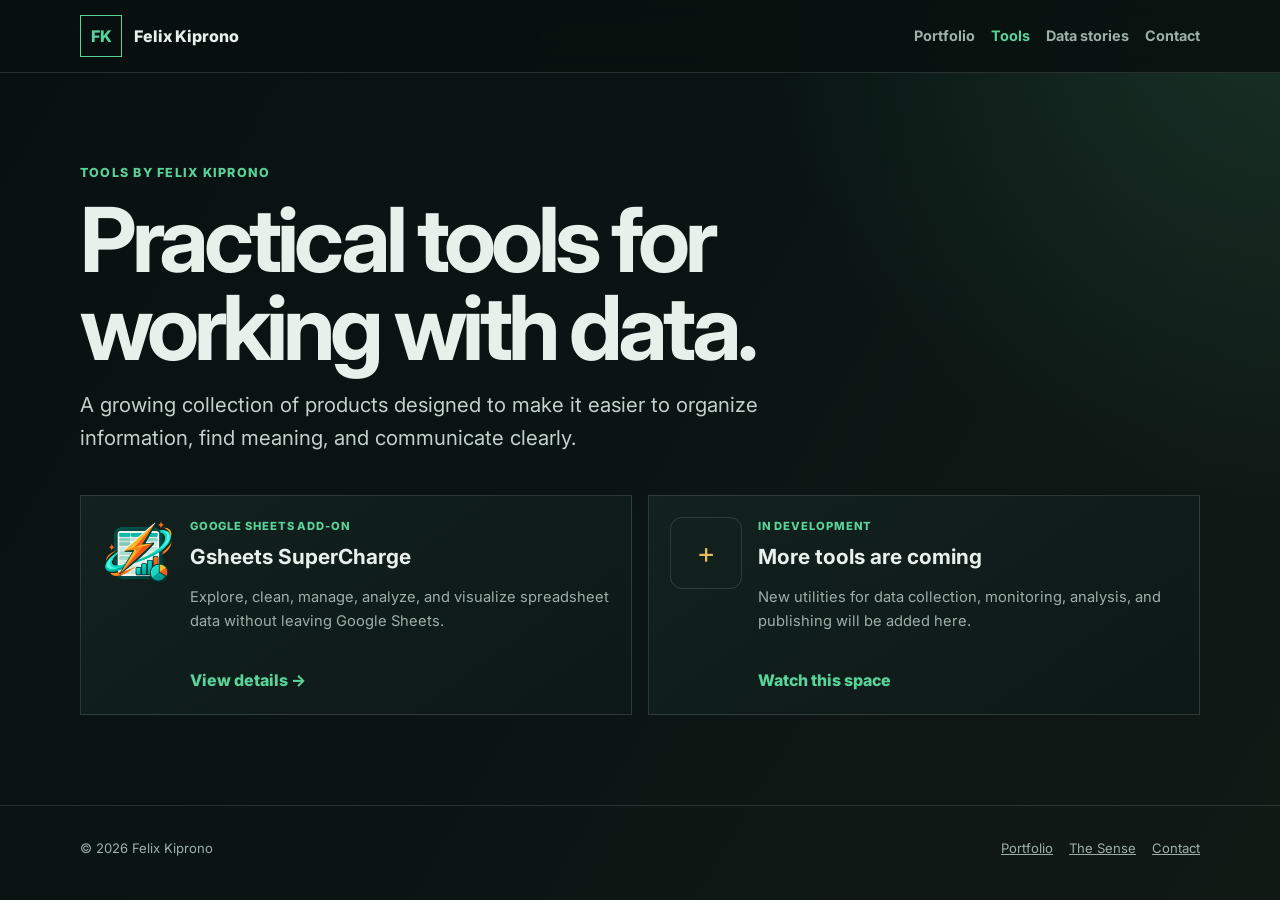
<file: tools/index.html>
<!doctype html>
<html lang="en">
  <head>
    <meta charset="utf-8" />
    <meta name="viewport" content="width=device-width, initial-scale=1" />
    <title>Tools | Felix Kiprono</title>
    <meta name="description" content="Data tools by Felix Kiprono for organizing, understanding, analyzing, and communicating information." />
    <link rel="canonical" href="https://felixkiprono.com/tools/" />
    <link rel="icon" href="/assets/favicon-32x32.png" />
    <link rel="preconnect" href="https://fonts.googleapis.com" />
    <link rel="preconnect" href="https://fonts.gstatic.com" crossorigin />
    <link href="https://fonts.googleapis.com/css2?family=Inter:wght@400;500;600;700;800&display=swap" rel="stylesheet" />
    <link rel="stylesheet" href="/tools/tools.css" />
  </head>
  <body>
    <a class="skip-link" href="#main">Skip to content</a>
    <header class="site-header">
      <div class="header-inner">
        <a class="brand" href="/" aria-label="Felix Kiprono home"><span class="brand-mark">FK</span><span class="brand-name">Felix Kiprono</span></a>
        <nav class="site-nav" aria-label="Primary">
          <a href="/">Portfolio</a>
          <a href="/tools/" aria-current="page">Tools</a>
          <a href="https://stories.felixkiprono.com/">Data stories</a>
          <a href="mailto:felixkiprono.ke@gmail.com">Contact</a>
        </nav>
      </div>
    </header>

    <main class="page" id="main">
      <p class="eyebrow">Tools by Felix Kiprono</p>
      <h1>Practical tools for working with data.</h1>
      <p class="lede">A growing collection of products designed to make it easier to organize information, find meaning, and communicate clearly.</p>

      <div class="tool-grid" aria-label="Available tools">
        <a class="tool-card" href="/tools/gsheets-supercharge/">
          <img src="/tools/gsheets-supercharge/assets/icon.png" width="256" height="256" alt="" />
          <span class="tool-copy">
            <span class="tool-type">Google Sheets add-on</span>
            <strong>Gsheets SuperCharge</strong>
            <span>Explore, clean, manage, analyze, and visualize spreadsheet data without leaving Google Sheets.</span>
            <span class="tool-link">View details →</span>
          </span>
        </a>

        <div class="tool-card" aria-label="More tools coming soon">
          <span class="tool-placeholder" aria-hidden="true">+</span>
          <span class="tool-copy">
            <span class="tool-type">In development</span>
            <strong>More tools are coming</strong>
            <span>New utilities for data collection, monitoring, analysis, and publishing will be added here.</span>
            <span class="tool-link">Watch this space</span>
          </span>
        </div>
      </div>
    </main>

    <footer class="site-footer">
      <div class="footer-inner">
        <span>© 2026 Felix Kiprono</span>
        <span class="footer-links"><a href="/">Portfolio</a><a href="https://stories.felixkiprono.com/">The Sense</a><a href="mailto:felixkiprono.ke@gmail.com">Contact</a></span>
      </div>
    </footer>
  </body>
</html>
</file>
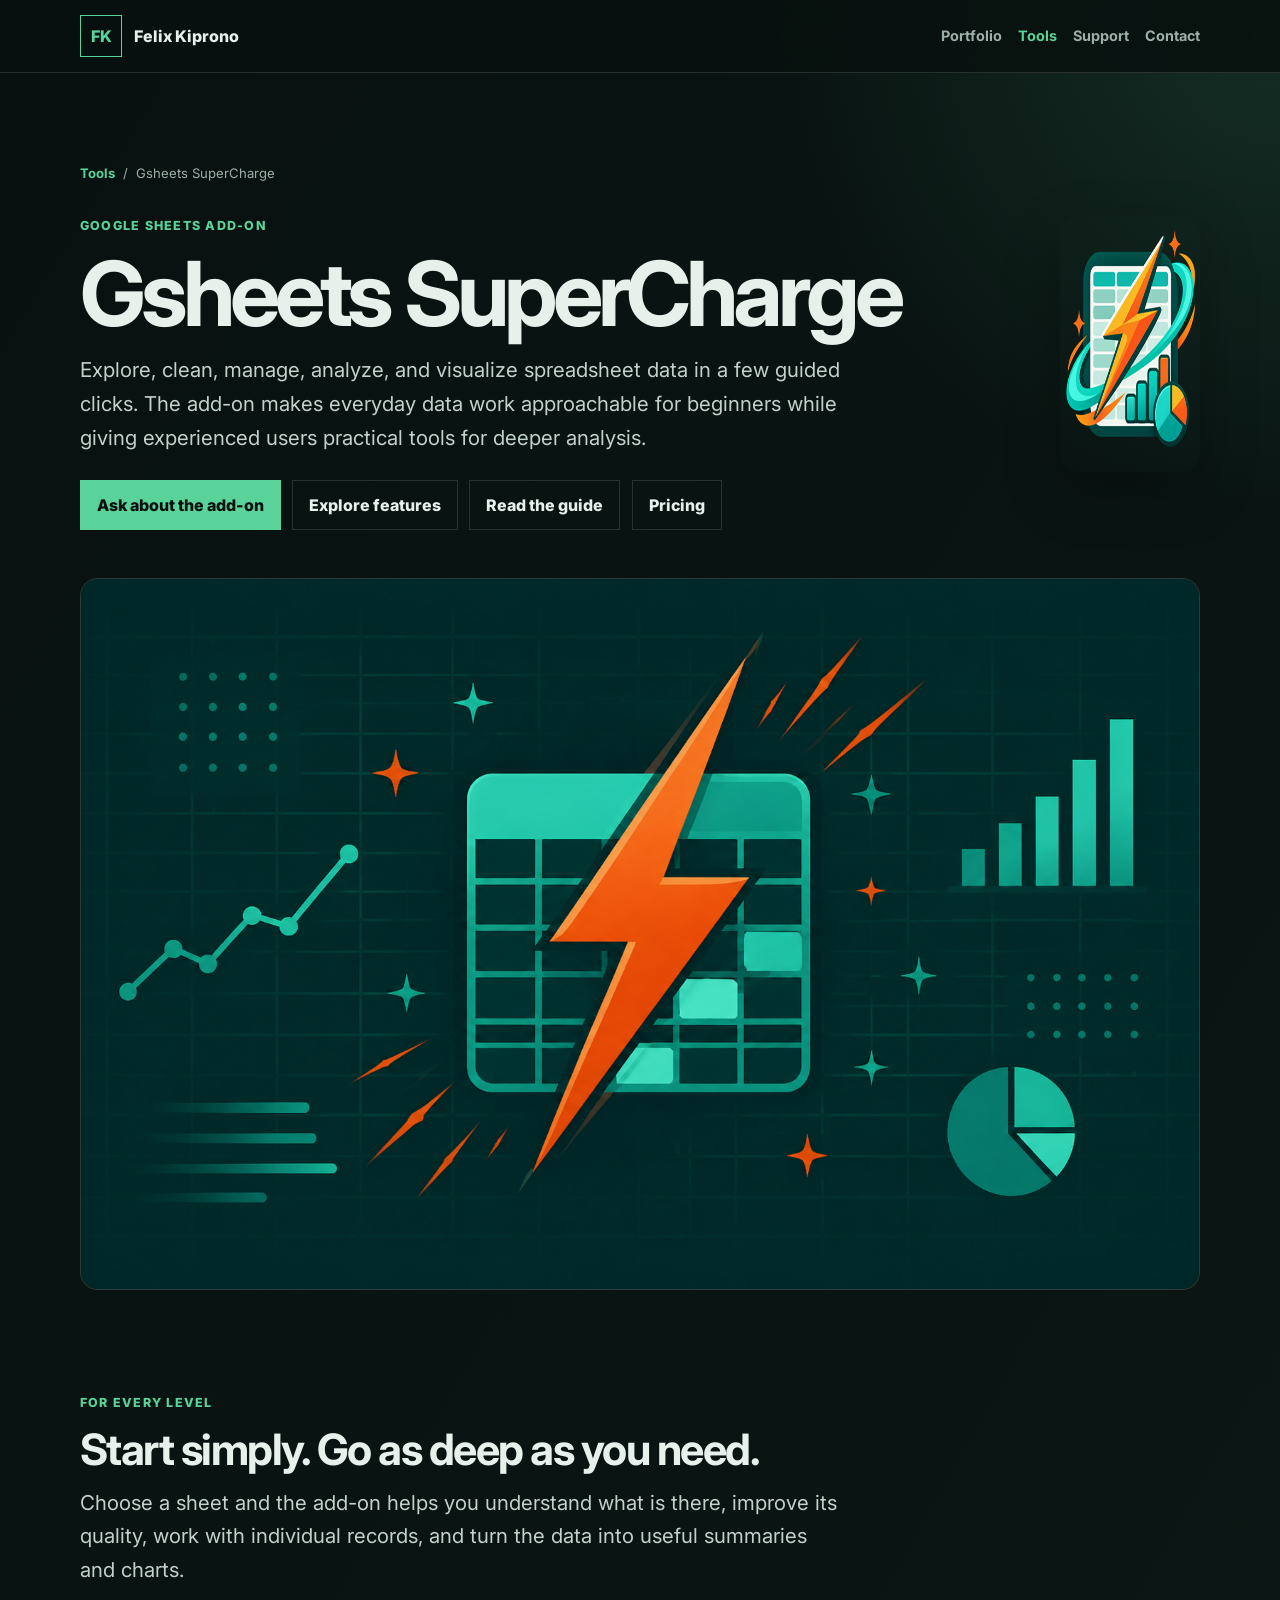
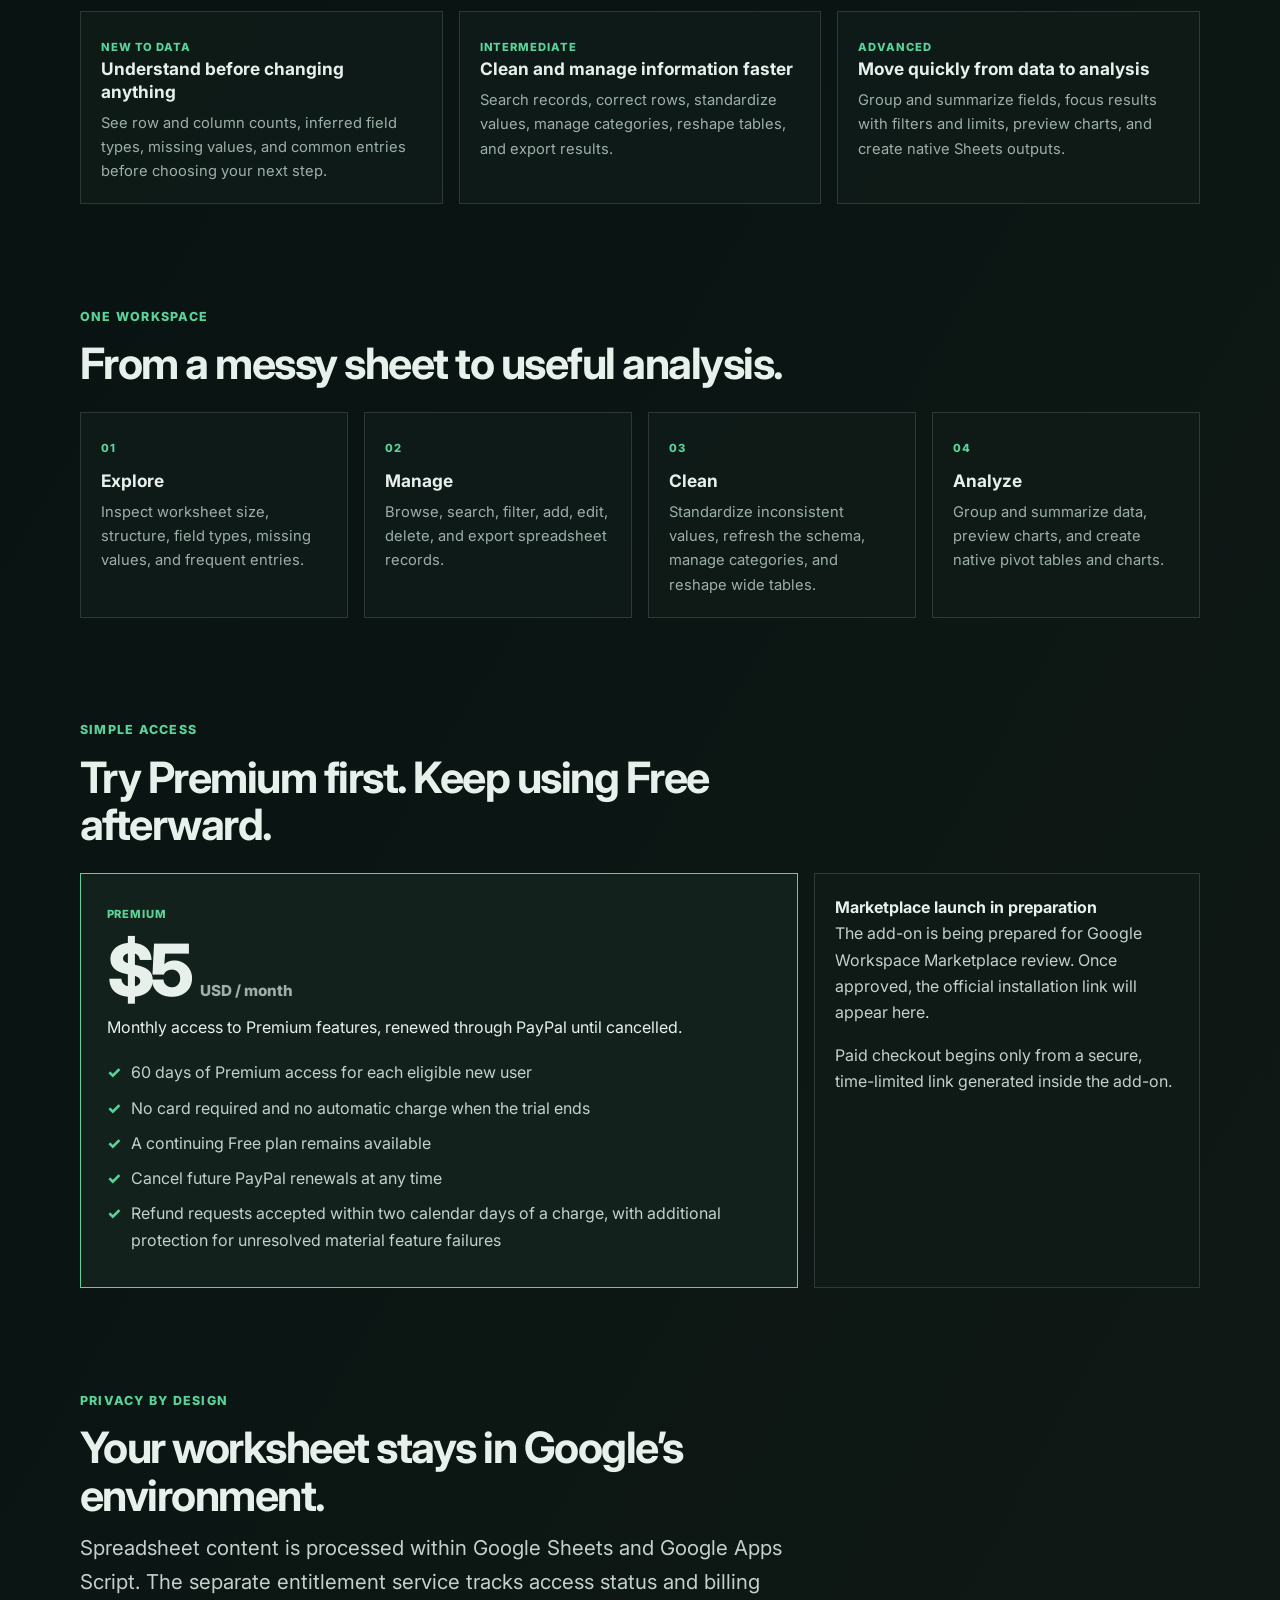
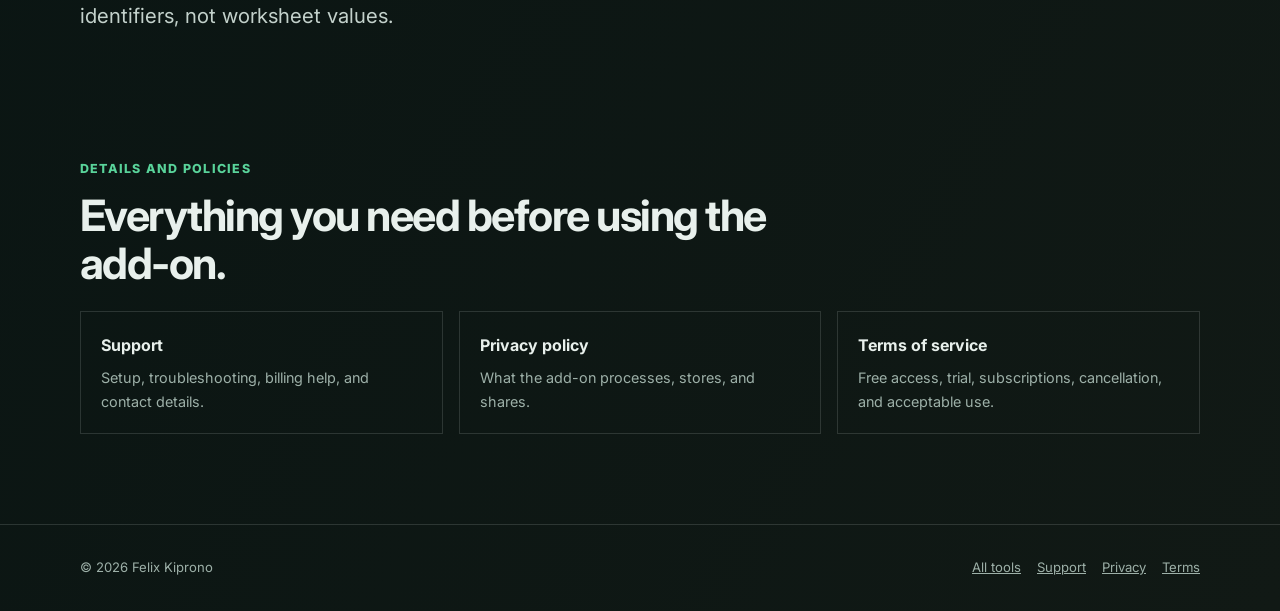
<file: tools/gsheets-supercharge/index.html>
<!doctype html>
<html lang="en">
  <head>
    <meta charset="utf-8" />
    <meta name="viewport" content="width=device-width, initial-scale=1" />
    <title>Gsheets SuperCharge | Felix Kiprono</title>
    <meta name="description" content="Explore, clean, manage, analyze, and visualize spreadsheet data in a few guided clicks with Gsheets SuperCharge." />
    <link rel="canonical" href="https://felixkiprono.com/tools/gsheets-supercharge/" />
    <meta property="og:title" content="Gsheets SuperCharge" />
    <meta property="og:description" content="A guided data-management and analysis workspace inside Google Sheets." />
    <meta property="og:image" content="https://felixkiprono.com/tools/gsheets-supercharge/assets/banner.png" />
    <link rel="icon" href="/assets/favicon-32x32.png" />
    <link rel="preconnect" href="https://fonts.googleapis.com" />
    <link rel="preconnect" href="https://fonts.gstatic.com" crossorigin />
    <link href="https://fonts.googleapis.com/css2?family=Inter:wght@400;500;600;700;800&display=swap" rel="stylesheet" />
    <link rel="stylesheet" href="/tools/tools.css" />
  </head>
  <body>
    <a class="skip-link" href="#main">Skip to content</a>
    <header class="site-header">
      <div class="header-inner">
        <a class="brand" href="/" aria-label="Felix Kiprono home"><span class="brand-mark">FK</span><span class="brand-name">Felix Kiprono</span></a>
        <nav class="site-nav" aria-label="Primary">
          <a href="/">Portfolio</a>
          <a href="/tools/" aria-current="page">Tools</a>
          <a href="/tools/gsheets-supercharge/support/">Support</a>
          <a href="mailto:felixkiprono.ke@gmail.com">Contact</a>
        </nav>
      </div>
    </header>

    <main class="page" id="main">
      <nav class="breadcrumb" aria-label="Breadcrumb"><a href="/tools/">Tools</a><span>/</span><span>Gsheets SuperCharge</span></nav>

      <section class="hero-grid" aria-labelledby="product-title">
        <div>
          <p class="eyebrow">Google Sheets add-on</p>
          <h1 id="product-title">Gsheets SuperCharge</h1>
          <p class="lede">Explore, clean, manage, analyze, and visualize spreadsheet data in a few guided clicks. The add-on makes everyday data work approachable for beginners while giving experienced users practical tools for deeper analysis.</p>
          <div class="actions">
            <a class="button primary" href="mailto:felixkiprono.ke@gmail.com?subject=Gsheets%20SuperCharge">Ask about the add-on</a>
            <a class="button" href="#features">Explore features</a>
            <a class="button" href="/tools/gsheets-supercharge/guide/">Read the guide</a>
            <a class="button" href="#pricing">Pricing</a>
          </div>
        </div>
        <img class="product-icon" src="/tools/gsheets-supercharge/assets/icon.png" width="256" height="256" alt="Gsheets SuperCharge icon" />
      </section>

      <figure class="banner">
        <img src="/tools/gsheets-supercharge/assets/banner.png" width="1573" height="1000" alt="Gsheets SuperCharge interface shown beside a Google Sheet" />
      </figure>

      <section class="section" aria-labelledby="levels-title">
        <div class="section-heading">
          <p class="eyebrow">For every level</p>
          <h2 id="levels-title">Start simply. Go as deep as you need.</h2>
          <p class="lede">Choose a sheet and the add-on helps you understand what is there, improve its quality, work with individual records, and turn the data into useful summaries and charts.</p>
        </div>
        <div class="card-grid">
          <article class="card"><span class="card-label">New to data</span><h3>Understand before changing anything</h3><p>See row and column counts, inferred field types, missing values, and common entries before choosing your next step.</p></article>
          <article class="card"><span class="card-label">Intermediate</span><h3>Clean and manage information faster</h3><p>Search records, correct rows, standardize values, manage categories, reshape tables, and export results.</p></article>
          <article class="card"><span class="card-label">Advanced</span><h3>Move quickly from data to analysis</h3><p>Group and summarize fields, focus results with filters and limits, preview charts, and create native Sheets outputs.</p></article>
        </div>
      </section>

      <section class="section" id="features" aria-labelledby="features-title">
        <div class="section-heading">
          <p class="eyebrow">One workspace</p>
          <h2 id="features-title">From a messy sheet to useful analysis.</h2>
        </div>
        <div class="feature-grid">
          <article class="feature"><span class="feature-number">01</span><h3>Explore</h3><p>Inspect worksheet size, structure, field types, missing values, and frequent entries.</p></article>
          <article class="feature"><span class="feature-number">02</span><h3>Manage</h3><p>Browse, search, filter, add, edit, delete, and export spreadsheet records.</p></article>
          <article class="feature"><span class="feature-number">03</span><h3>Clean</h3><p>Standardize inconsistent values, refresh the schema, manage categories, and reshape wide tables.</p></article>
          <article class="feature"><span class="feature-number">04</span><h3>Analyze</h3><p>Group and summarize data, preview charts, and create native pivot tables and charts.</p></article>
        </div>
      </section>

      <section class="section" id="pricing" aria-labelledby="pricing-title">
        <div class="section-heading">
          <p class="eyebrow">Simple access</p>
          <h2 id="pricing-title">Try Premium first. Keep using Free afterward.</h2>
        </div>
        <div class="pricing">
          <article class="price-card">
            <span class="card-label">Premium</span>
            <p class="price">$5 <small>USD / month</small></p>
            <p>Monthly access to Premium features, renewed through PayPal until cancelled.</p>
            <ul class="check-list">
              <li>60 days of Premium access for each eligible new user</li>
              <li>No card required and no automatic charge when the trial ends</li>
              <li>A continuing Free plan remains available</li>
              <li>Cancel future PayPal renewals at any time</li>
              <li>Refund requests accepted within two calendar days of a charge, with additional protection for unresolved material feature failures</li>
            </ul>
          </article>
          <aside class="notice">
            <strong>Marketplace launch in preparation</strong>
            <p>The add-on is being prepared for Google Workspace Marketplace review. Once approved, the official installation link will appear here.</p>
            <p>Paid checkout begins only from a secure, time-limited link generated inside the add-on.</p>
          </aside>
        </div>
      </section>

      <section class="section" aria-labelledby="privacy-summary-title">
        <div class="section-heading">
          <p class="eyebrow">Privacy by design</p>
          <h2 id="privacy-summary-title">Your worksheet stays in Google’s environment.</h2>
          <p class="lede">Spreadsheet content is processed within Google Sheets and Google Apps Script. The separate entitlement service tracks access status and billing identifiers, not worksheet values.</p>
        </div>
      </section>

      <section class="section" aria-labelledby="help-title">
        <div class="section-heading">
          <p class="eyebrow">Details and policies</p>
          <h2 id="help-title">Everything you need before using the add-on.</h2>
        </div>
        <div class="link-grid">
          <a class="link-card" href="/tools/gsheets-supercharge/support/"><strong>Support</strong><span>Setup, troubleshooting, billing help, and contact details.</span></a>
          <a class="link-card" href="/tools/gsheets-supercharge/privacy/"><strong>Privacy policy</strong><span>What the add-on processes, stores, and shares.</span></a>
          <a class="link-card" href="/tools/gsheets-supercharge/terms/"><strong>Terms of service</strong><span>Free access, trial, subscriptions, cancellation, and acceptable use.</span></a>
        </div>
      </section>
    </main>

    <footer class="site-footer">
      <div class="footer-inner">
        <span>© 2026 Felix Kiprono</span>
        <span class="footer-links"><a href="/tools/">All tools</a><a href="/tools/gsheets-supercharge/support/">Support</a><a href="/tools/gsheets-supercharge/privacy/">Privacy</a><a href="/tools/gsheets-supercharge/terms/">Terms</a></span>
      </div>
    </footer>
  </body>
</html>
</file>
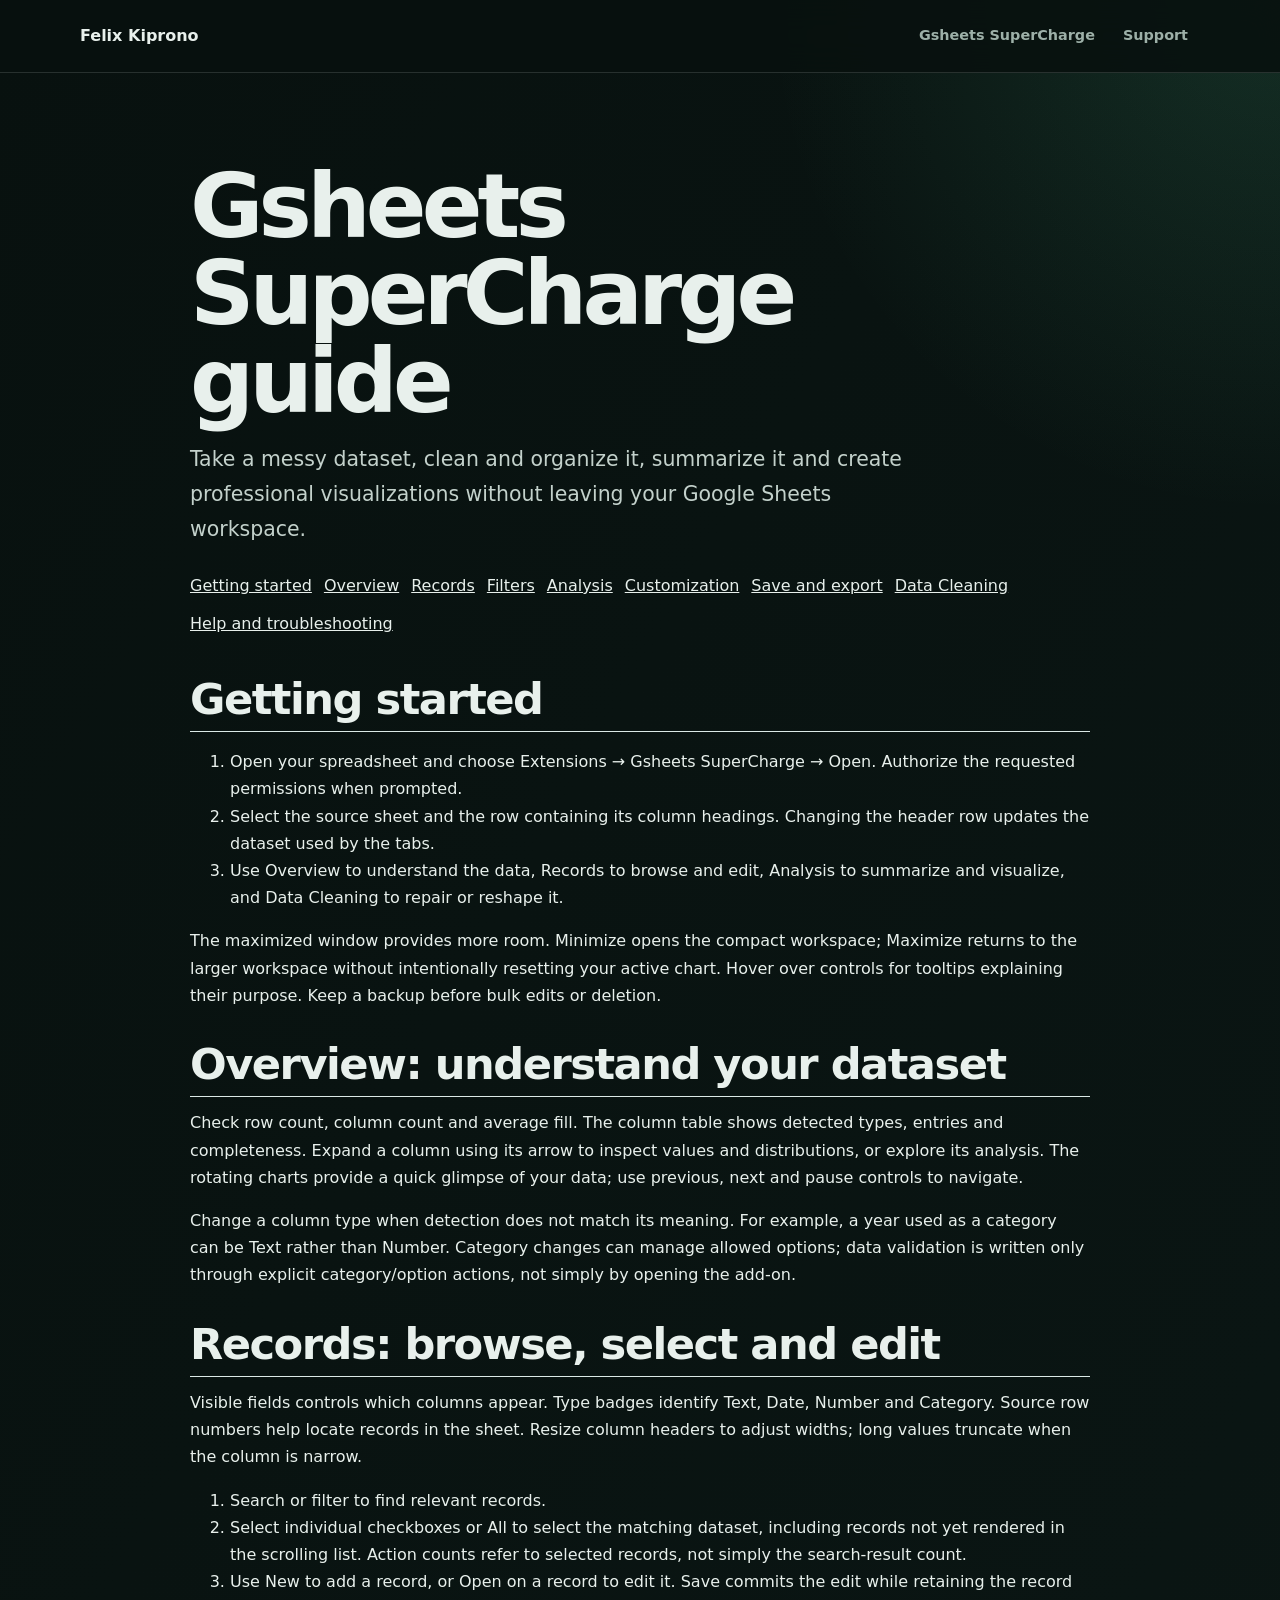
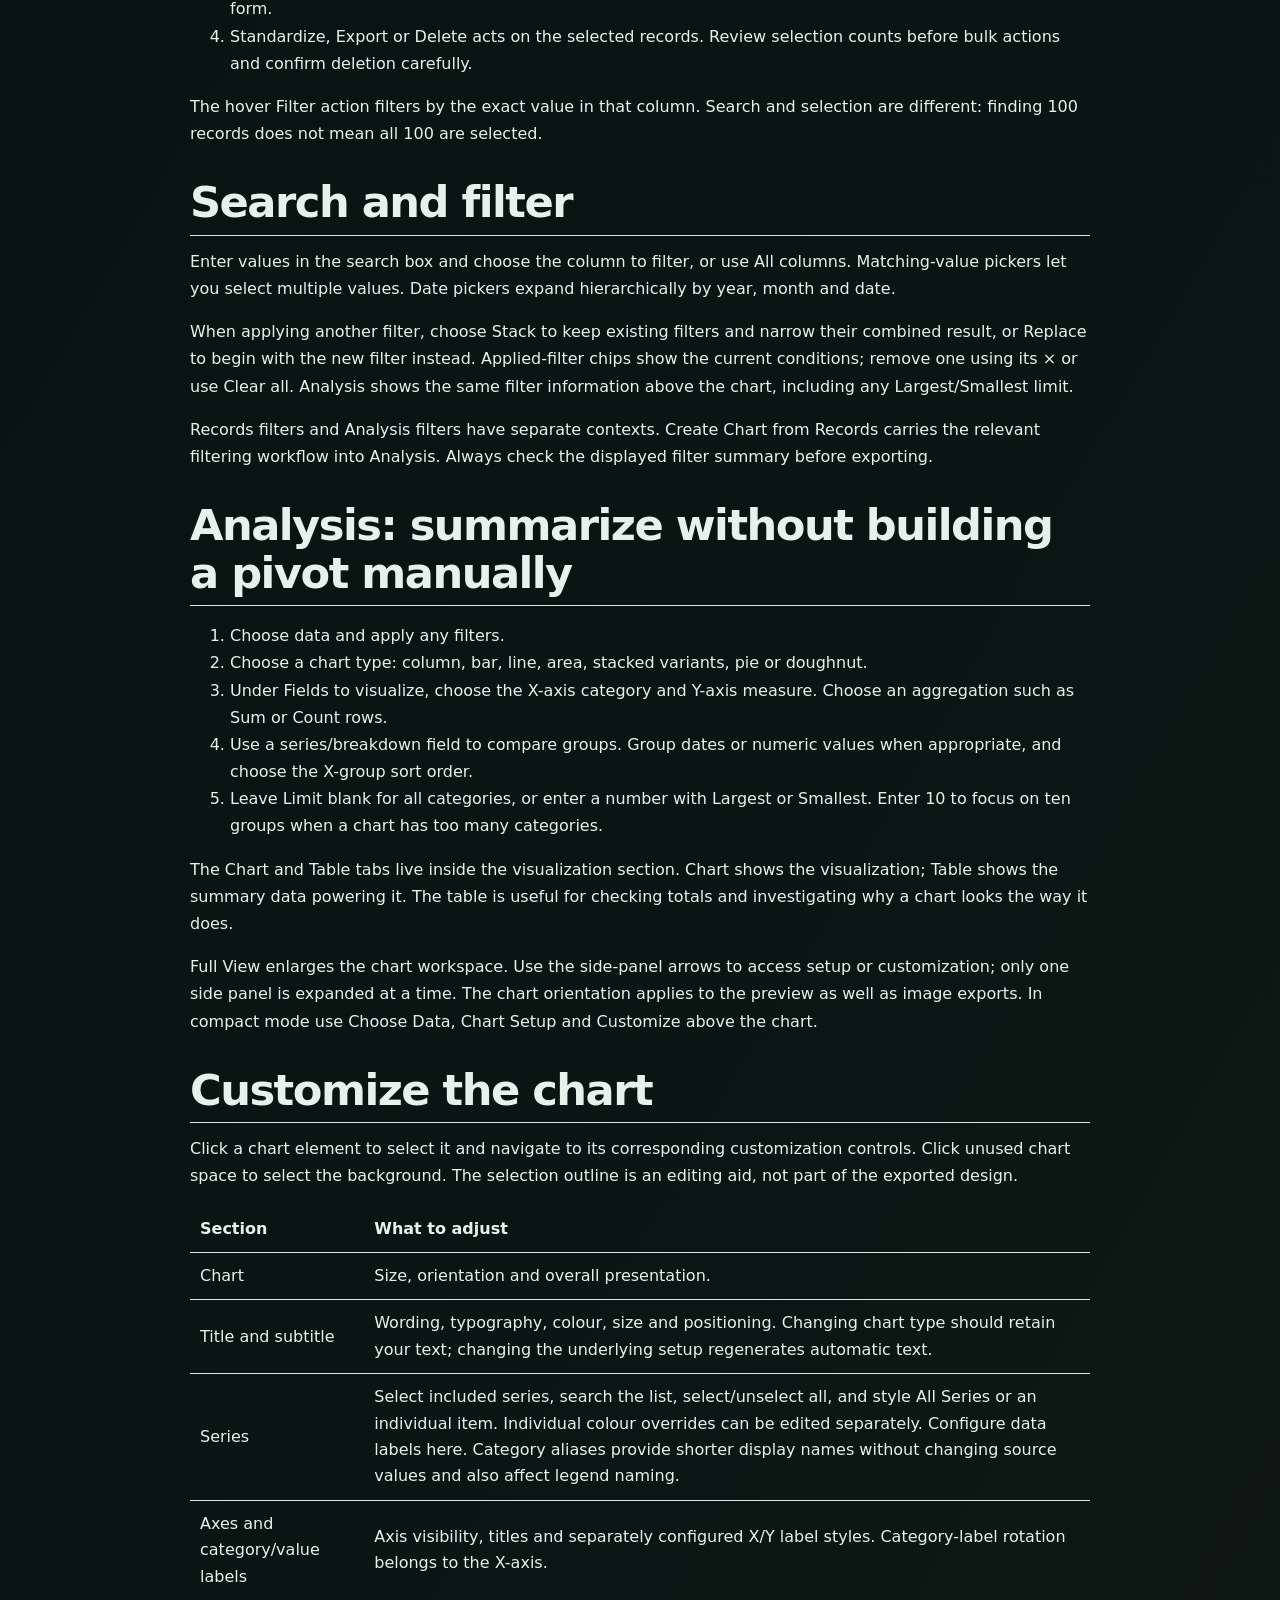
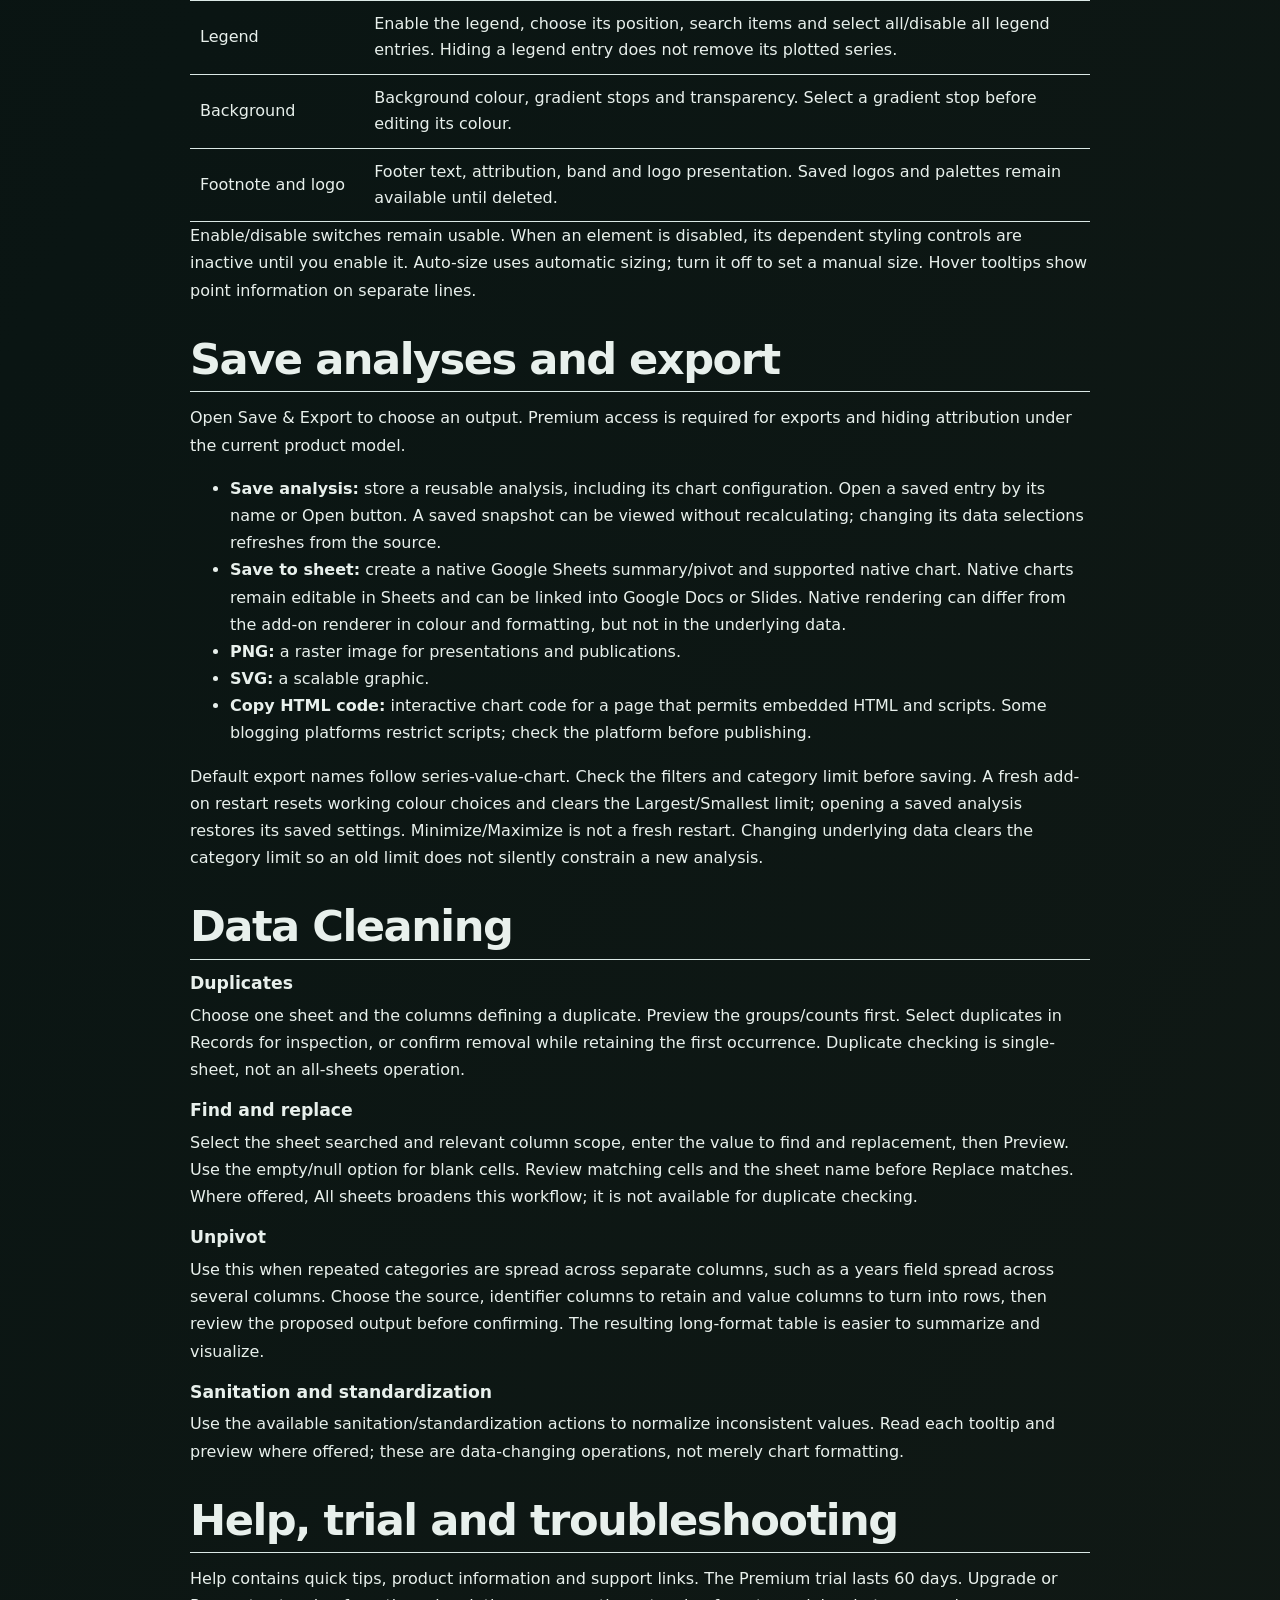
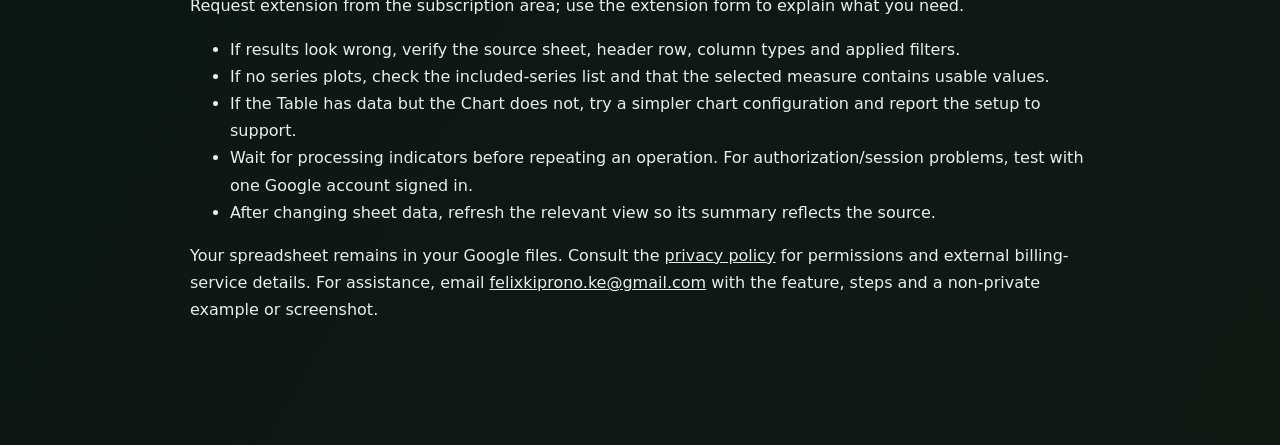
<file: tools/gsheets-supercharge/guide/index.html>
<!doctype html>
<html lang="en">
<head><meta charset="utf-8"><meta name="viewport" content="width=device-width,initial-scale=1"><title>Gsheets SuperCharge guide | Felix Kiprono</title><meta name="description" content="Learn to explore, edit, clean, summarize, visualize and export Google Sheets data with Gsheets SuperCharge."><link rel="canonical" href="https://felixkiprono.com/tools/gsheets-supercharge/guide/"><link rel="stylesheet" href="/tools/tools.css"><style>article{max-width:900px;margin:auto}section{margin:32px 0;scroll-margin-top:24px}p,li{line-height:1.7}nav a{display:inline-block;margin:6px 12px 6px 0}h2{border-bottom:1px solid #dbe9e6;padding-bottom:8px}table{width:100%;border-collapse:collapse}td,th{text-align:left;padding:10px;border-bottom:1px solid #dbe9e6}</style></head>
<body><header class="site-header"><div class="header-inner"><a class="brand" href="/">Felix Kiprono</a><nav class="site-nav"><a href="/tools/gsheets-supercharge/">Gsheets SuperCharge</a><a href="/tools/gsheets-supercharge/support/">Support</a></nav></div></header>
<main class="page"><article><h1>Gsheets SuperCharge guide</h1><p class="lede">Take a messy dataset, clean and organize it, summarize it and create professional visualizations without leaving your Google Sheets workspace.</p>
<nav aria-label="Guide contents"><a href="#start">Getting started</a><a href="#overview">Overview</a><a href="#records">Records</a><a href="#filters">Filters</a><a href="#analysis">Analysis</a><a href="#customize">Customization</a><a href="#export">Save and export</a><a href="#cleaning">Data Cleaning</a><a href="#help">Help and troubleshooting</a></nav>
<section id="start"><h2>Getting started</h2><ol><li>Open your spreadsheet and choose Extensions → Gsheets SuperCharge → Open. Authorize the requested permissions when prompted.</li><li>Select the source sheet and the row containing its column headings. Changing the header row updates the dataset used by the tabs.</li><li>Use Overview to understand the data, Records to browse and edit, Analysis to summarize and visualize, and Data Cleaning to repair or reshape it.</li></ol><p>The maximized window provides more room. Minimize opens the compact workspace; Maximize returns to the larger workspace without intentionally resetting your active chart. Hover over controls for tooltips explaining their purpose. Keep a backup before bulk edits or deletion.</p></section>
<section id="overview"><h2>Overview: understand your dataset</h2><p>Check row count, column count and average fill. The column table shows detected types, entries and completeness. Expand a column using its arrow to inspect values and distributions, or explore its analysis. The rotating charts provide a quick glimpse of your data; use previous, next and pause controls to navigate.</p><p>Change a column type when detection does not match its meaning. For example, a year used as a category can be Text rather than Number. Category changes can manage allowed options; data validation is written only through explicit category/option actions, not simply by opening the add-on.</p></section>
<section id="records"><h2>Records: browse, select and edit</h2><p>Visible fields controls which columns appear. Type badges identify Text, Date, Number and Category. Source row numbers help locate records in the sheet. Resize column headers to adjust widths; long values truncate when the column is narrow.</p><ol><li>Search or filter to find relevant records.</li><li>Select individual checkboxes or All to select the matching dataset, including records not yet rendered in the scrolling list. Action counts refer to selected records, not simply the search-result count.</li><li>Use New to add a record, or Open on a record to edit it. Save commits the edit while retaining the record form.</li><li>Standardize, Export or Delete acts on the selected records. Review selection counts before bulk actions and confirm deletion carefully.</li></ol><p>The hover Filter action filters by the exact value in that column. Search and selection are different: finding 100 records does not mean all 100 are selected.</p></section>
<section id="filters"><h2>Search and filter</h2><p>Enter values in the search box and choose the column to filter, or use All columns. Matching-value pickers let you select multiple values. Date pickers expand hierarchically by year, month and date.</p><p>When applying another filter, choose Stack to keep existing filters and narrow their combined result, or Replace to begin with the new filter instead. Applied-filter chips show the current conditions; remove one using its × or use Clear all. Analysis shows the same filter information above the chart, including any Largest/Smallest limit.</p><p>Records filters and Analysis filters have separate contexts. Create Chart from Records carries the relevant filtering workflow into Analysis. Always check the displayed filter summary before exporting.</p></section>
<section id="analysis"><h2>Analysis: summarize without building a pivot manually</h2><ol><li>Choose data and apply any filters.</li><li>Choose a chart type: column, bar, line, area, stacked variants, pie or doughnut.</li><li>Under Fields to visualize, choose the X-axis category and Y-axis measure. Choose an aggregation such as Sum or Count rows.</li><li>Use a series/breakdown field to compare groups. Group dates or numeric values when appropriate, and choose the X-group sort order.</li><li>Leave Limit blank for all categories, or enter a number with Largest or Smallest. Enter 10 to focus on ten groups when a chart has too many categories.</li></ol><p>The Chart and Table tabs live inside the visualization section. Chart shows the visualization; Table shows the summary data powering it. The table is useful for checking totals and investigating why a chart looks the way it does.</p><p>Full View enlarges the chart workspace. Use the side-panel arrows to access setup or customization; only one side panel is expanded at a time. The chart orientation applies to the preview as well as image exports. In compact mode use Choose Data, Chart Setup and Customize above the chart.</p></section>
<section id="customize"><h2>Customize the chart</h2><p>Click a chart element to select it and navigate to its corresponding customization controls. Click unused chart space to select the background. The selection outline is an editing aid, not part of the exported design.</p><table><thead><tr><th>Section</th><th>What to adjust</th></tr></thead><tbody><tr><td>Chart</td><td>Size, orientation and overall presentation.</td></tr><tr><td>Title and subtitle</td><td>Wording, typography, colour, size and positioning. Changing chart type should retain your text; changing the underlying setup regenerates automatic text.</td></tr><tr><td>Series</td><td>Select included series, search the list, select/unselect all, and style All Series or an individual item. Individual colour overrides can be edited separately. Configure data labels here. Category aliases provide shorter display names without changing source values and also affect legend naming.</td></tr><tr><td>Axes and category/value labels</td><td>Axis visibility, titles and separately configured X/Y label styles. Category-label rotation belongs to the X-axis.</td></tr><tr><td>Legend</td><td>Enable the legend, choose its position, search items and select all/disable all legend entries. Hiding a legend entry does not remove its plotted series.</td></tr><tr><td>Background</td><td>Background colour, gradient stops and transparency. Select a gradient stop before editing its colour.</td></tr><tr><td>Footnote and logo</td><td>Footer text, attribution, band and logo presentation. Saved logos and palettes remain available until deleted.</td></tr></tbody></table><p>Enable/disable switches remain usable. When an element is disabled, its dependent styling controls are inactive until you enable it. Auto-size uses automatic sizing; turn it off to set a manual size. Hover tooltips show point information on separate lines.</p></section>
<section id="export"><h2>Save analyses and export</h2><p>Open Save &amp; Export to choose an output. Premium access is required for exports and hiding attribution under the current product model.</p><ul><li><strong>Save analysis:</strong> store a reusable analysis, including its chart configuration. Open a saved entry by its name or Open button. A saved snapshot can be viewed without recalculating; changing its data selections refreshes from the source.</li><li><strong>Save to sheet:</strong> create a native Google Sheets summary/pivot and supported native chart. Native charts remain editable in Sheets and can be linked into Google Docs or Slides. Native rendering can differ from the add-on renderer in colour and formatting, but not in the underlying data.</li><li><strong>PNG:</strong> a raster image for presentations and publications.</li><li><strong>SVG:</strong> a scalable graphic.</li><li><strong>Copy HTML code:</strong> interactive chart code for a page that permits embedded HTML and scripts. Some blogging platforms restrict scripts; check the platform before publishing.</li></ul><p>Default export names follow series-value-chart. Check the filters and category limit before saving. A fresh add-on restart resets working colour choices and clears the Largest/Smallest limit; opening a saved analysis restores its saved settings. Minimize/Maximize is not a fresh restart. Changing underlying data clears the category limit so an old limit does not silently constrain a new analysis.</p></section>
<section id="cleaning"><h2>Data Cleaning</h2><h3>Duplicates</h3><p>Choose one sheet and the columns defining a duplicate. Preview the groups/counts first. Select duplicates in Records for inspection, or confirm removal while retaining the first occurrence. Duplicate checking is single-sheet, not an all-sheets operation.</p><h3>Find and replace</h3><p>Select the sheet searched and relevant column scope, enter the value to find and replacement, then Preview. Use the empty/null option for blank cells. Review matching cells and the sheet name before Replace matches. Where offered, All sheets broadens this workflow; it is not available for duplicate checking.</p><h3>Unpivot</h3><p>Use this when repeated categories are spread across separate columns, such as a years field spread across several columns. Choose the source, identifier columns to retain and value columns to turn into rows, then review the proposed output before confirming. The resulting long-format table is easier to summarize and visualize.</p><h3>Sanitation and standardization</h3><p>Use the available sanitation/standardization actions to normalize inconsistent values. Read each tooltip and preview where offered; these are data-changing operations, not merely chart formatting.</p></section>
<section id="help"><h2>Help, trial and troubleshooting</h2><p>Help contains quick tips, product information and support links. The Premium trial lasts 60 days. Upgrade or Request extension from the subscription area; use the extension form to explain what you need.</p><ul><li>If results look wrong, verify the source sheet, header row, column types and applied filters.</li><li>If no series plots, check the included-series list and that the selected measure contains usable values.</li><li>If the Table has data but the Chart does not, try a simpler chart configuration and report the setup to support.</li><li>Wait for processing indicators before repeating an operation. For authorization/session problems, test with one Google account signed in.</li><li>After changing sheet data, refresh the relevant view so its summary reflects the source.</li></ul><p>Your spreadsheet remains in your Google files. Consult the <a href="/tools/gsheets-supercharge/privacy/">privacy policy</a> for permissions and external billing-service details. For assistance, email <a href="mailto:felixkiprono.ke@gmail.com">felixkiprono.ke@gmail.com</a> with the feature, steps and a non-private example or screenshot.</p></section>
</article></main></body></html>
</file>
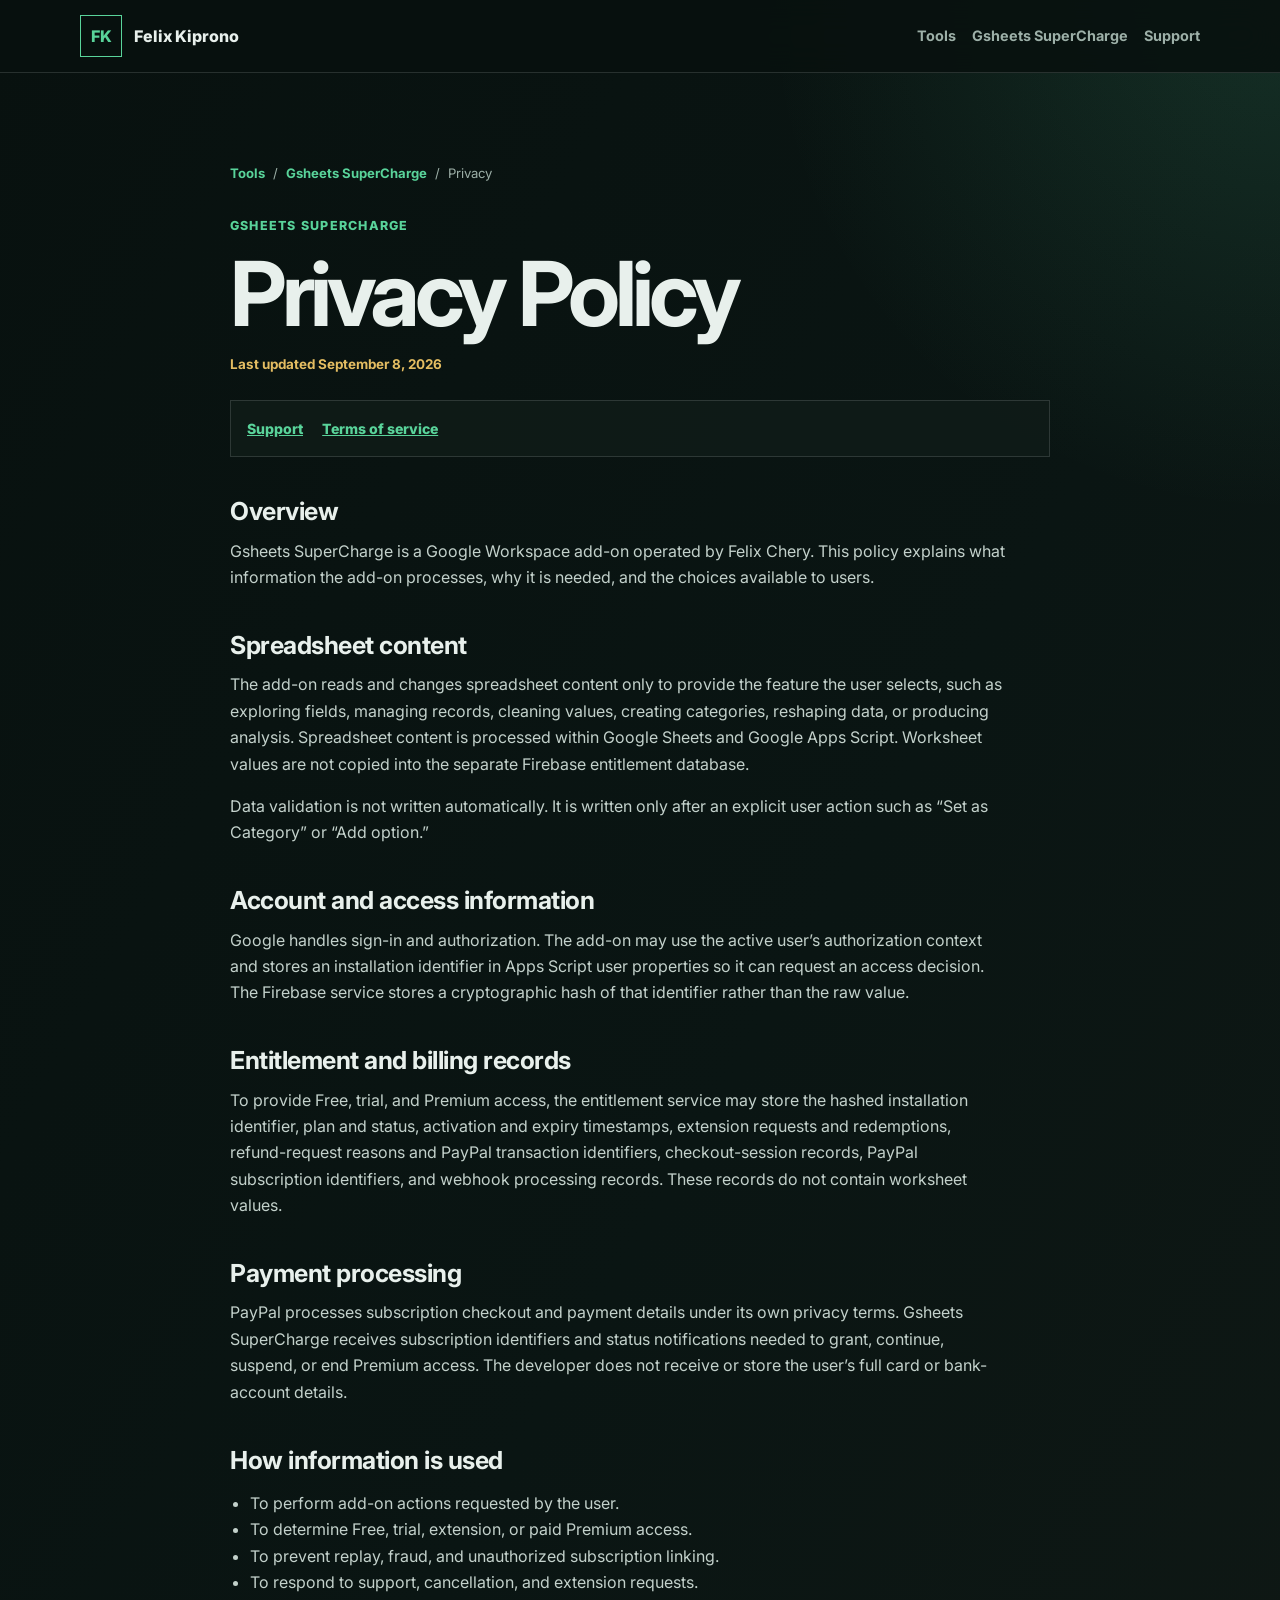
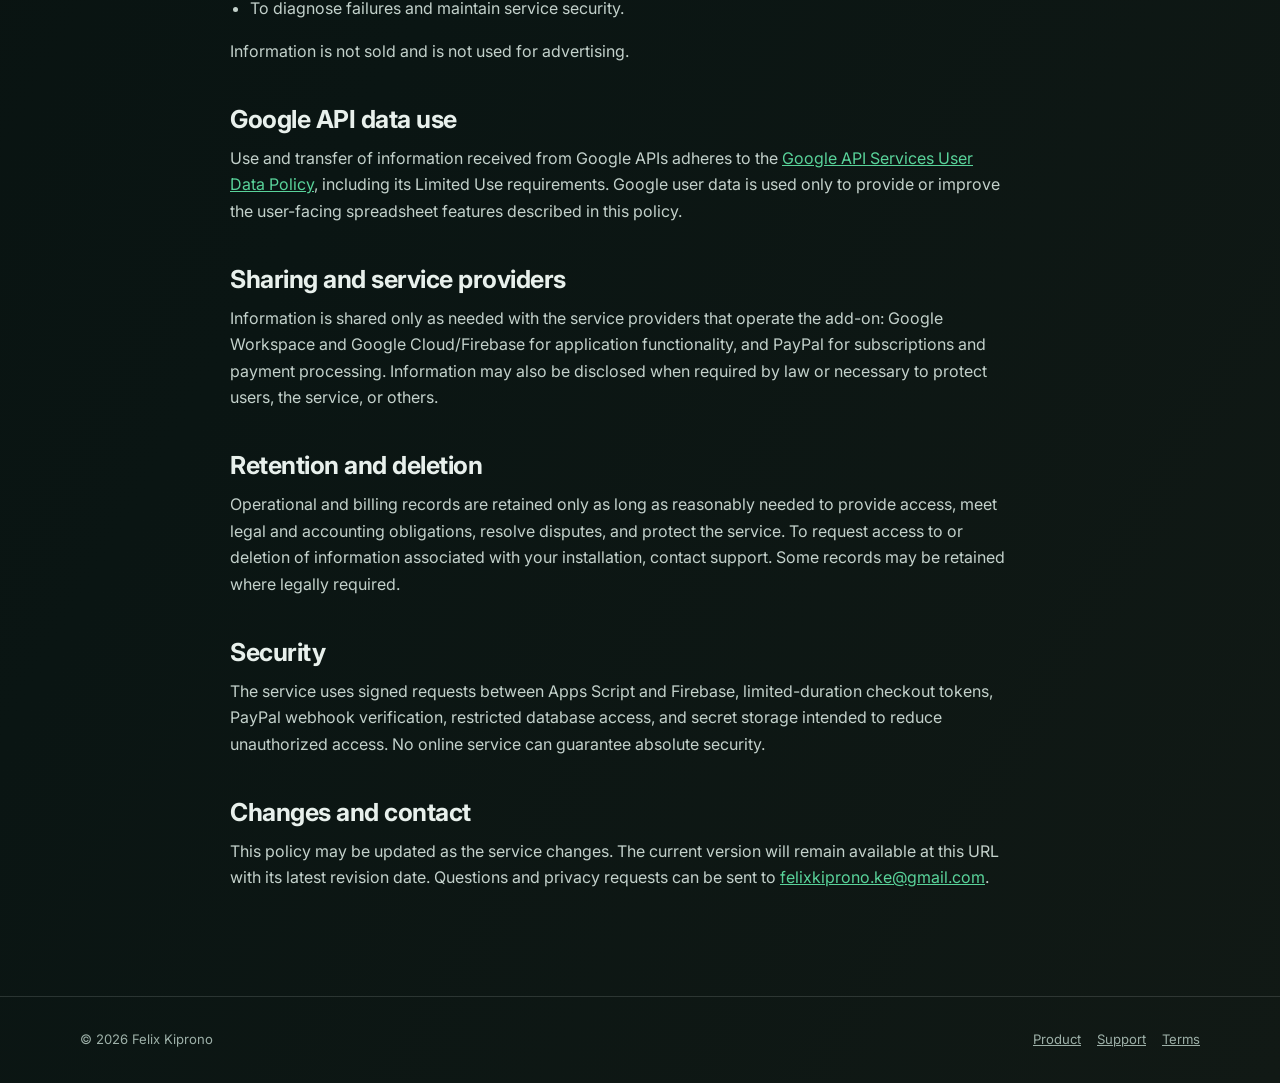
<file: tools/gsheets-supercharge/privacy/index.html>
<!doctype html>
<html lang="en">
  <head>
    <meta charset="utf-8" />
    <meta name="viewport" content="width=device-width, initial-scale=1" />
    <title>Gsheets SuperCharge Privacy Policy | Felix Kiprono</title>
    <meta name="description" content="Privacy policy for the Gsheets SuperCharge Google Sheets add-on." />
    <link rel="canonical" href="https://felixkiprono.com/tools/gsheets-supercharge/privacy/" />
    <link rel="icon" href="/assets/favicon-32x32.png" />
    <link rel="preconnect" href="https://fonts.googleapis.com" />
    <link rel="preconnect" href="https://fonts.gstatic.com" crossorigin />
    <link href="https://fonts.googleapis.com/css2?family=Inter:wght@400;500;600;700;800&display=swap" rel="stylesheet" />
    <link rel="stylesheet" href="/tools/tools.css" />
  </head>
  <body>
    <header class="site-header"><div class="header-inner">
      <a class="brand" href="/" aria-label="Felix Kiprono home"><span class="brand-mark">FK</span><span class="brand-name">Felix Kiprono</span></a>
      <nav class="site-nav" aria-label="Primary"><a href="/tools/">Tools</a><a href="/tools/gsheets-supercharge/">Gsheets SuperCharge</a><a href="/tools/gsheets-supercharge/support/">Support</a></nav>
    </div></header>

    <main class="page narrow" id="main">
      <nav class="breadcrumb" aria-label="Breadcrumb"><a href="/tools/">Tools</a><span>/</span><a href="/tools/gsheets-supercharge/">Gsheets SuperCharge</a><span>/</span><span>Privacy</span></nav>
      <p class="eyebrow">Gsheets SuperCharge</p>
      <h1>Privacy Policy</h1>
      <p class="last-updated">Last updated September 8, 2026</p>
      <div class="legal-nav" aria-label="Product policies"><a href="/tools/gsheets-supercharge/support/">Support</a><a href="/tools/gsheets-supercharge/terms/">Terms of service</a></div>

      <div class="prose">
        <h2>Overview</h2>
        <p>Gsheets SuperCharge is a Google Workspace add-on operated by Felix Chery. This policy explains what information the add-on processes, why it is needed, and the choices available to users.</p>

        <h2>Spreadsheet content</h2>
        <p>The add-on reads and changes spreadsheet content only to provide the feature the user selects, such as exploring fields, managing records, cleaning values, creating categories, reshaping data, or producing analysis. Spreadsheet content is processed within Google Sheets and Google Apps Script. Worksheet values are not copied into the separate Firebase entitlement database.</p>
        <p>Data validation is not written automatically. It is written only after an explicit user action such as “Set as Category” or “Add option.”</p>

        <h2>Account and access information</h2>
        <p>Google handles sign-in and authorization. The add-on may use the active user’s authorization context and stores an installation identifier in Apps Script user properties so it can request an access decision. The Firebase service stores a cryptographic hash of that identifier rather than the raw value.</p>

        <h2>Entitlement and billing records</h2>
        <p>To provide Free, trial, and Premium access, the entitlement service may store the hashed installation identifier, plan and status, activation and expiry timestamps, extension requests and redemptions, refund-request reasons and PayPal transaction identifiers, checkout-session records, PayPal subscription identifiers, and webhook processing records. These records do not contain worksheet values.</p>

        <h2>Payment processing</h2>
        <p>PayPal processes subscription checkout and payment details under its own privacy terms. Gsheets SuperCharge receives subscription identifiers and status notifications needed to grant, continue, suspend, or end Premium access. The developer does not receive or store the user’s full card or bank-account details.</p>

        <h2>How information is used</h2>
        <ul>
          <li>To perform add-on actions requested by the user.</li>
          <li>To determine Free, trial, extension, or paid Premium access.</li>
          <li>To prevent replay, fraud, and unauthorized subscription linking.</li>
          <li>To respond to support, cancellation, and extension requests.</li>
          <li>To diagnose failures and maintain service security.</li>
        </ul>
        <p>Information is not sold and is not used for advertising.</p>

        <h2>Google API data use</h2>
        <p>Use and transfer of information received from Google APIs adheres to the <a href="https://developers.google.com/terms/api-services-user-data-policy" target="_blank" rel="noopener">Google API Services User Data Policy</a>, including its Limited Use requirements. Google user data is used only to provide or improve the user-facing spreadsheet features described in this policy.</p>

        <h2>Sharing and service providers</h2>
        <p>Information is shared only as needed with the service providers that operate the add-on: Google Workspace and Google Cloud/Firebase for application functionality, and PayPal for subscriptions and payment processing. Information may also be disclosed when required by law or necessary to protect users, the service, or others.</p>

        <h2>Retention and deletion</h2>
        <p>Operational and billing records are retained only as long as reasonably needed to provide access, meet legal and accounting obligations, resolve disputes, and protect the service. To request access to or deletion of information associated with your installation, contact support. Some records may be retained where legally required.</p>

        <h2>Security</h2>
        <p>The service uses signed requests between Apps Script and Firebase, limited-duration checkout tokens, PayPal webhook verification, restricted database access, and secret storage intended to reduce unauthorized access. No online service can guarantee absolute security.</p>

        <h2>Changes and contact</h2>
        <p>This policy may be updated as the service changes. The current version will remain available at this URL with its latest revision date. Questions and privacy requests can be sent to <a href="mailto:felixkiprono.ke@gmail.com?subject=Gsheets%20SuperCharge%20privacy">felixkiprono.ke@gmail.com</a>.</p>
      </div>
    </main>

    <footer class="site-footer"><div class="footer-inner"><span>© 2026 Felix Kiprono</span><span class="footer-links"><a href="/tools/gsheets-supercharge/">Product</a><a href="/tools/gsheets-supercharge/support/">Support</a><a href="/tools/gsheets-supercharge/terms/">Terms</a></span></div></footer>
  </body>
</html>
</file>
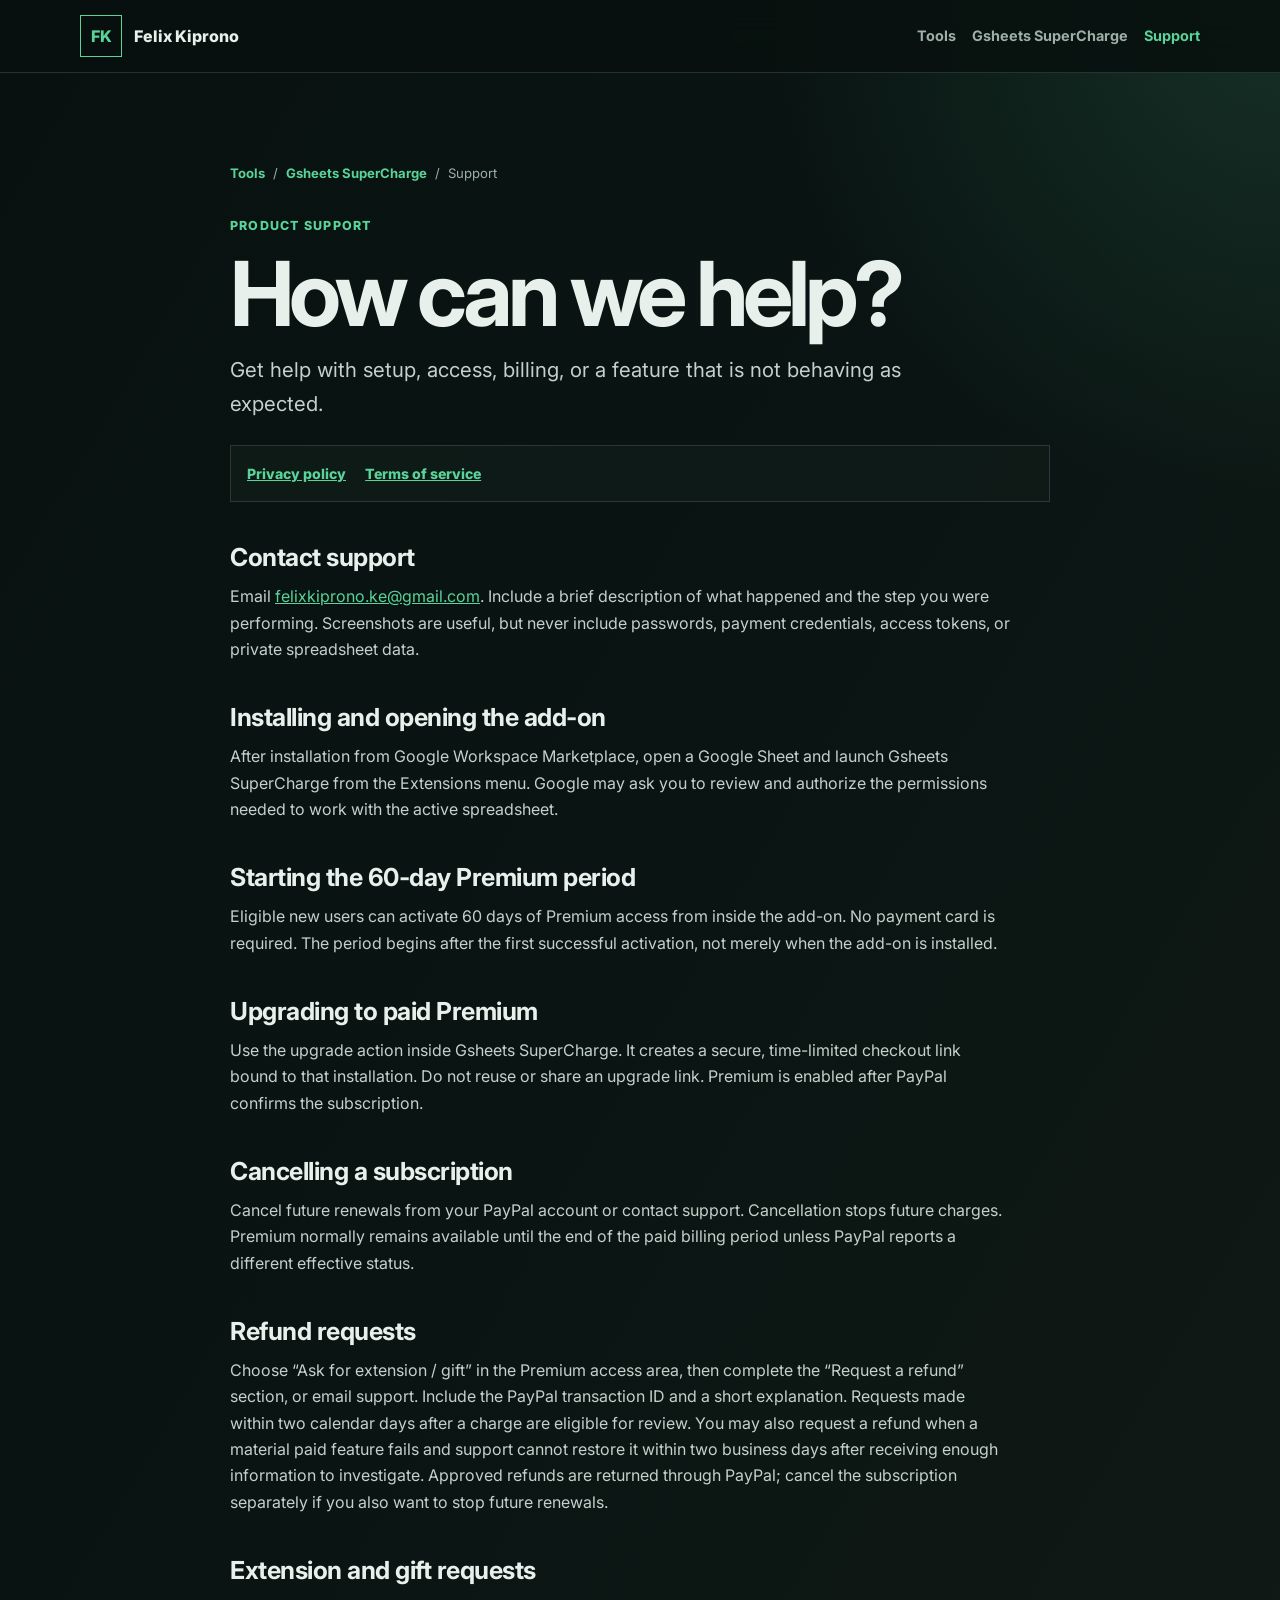
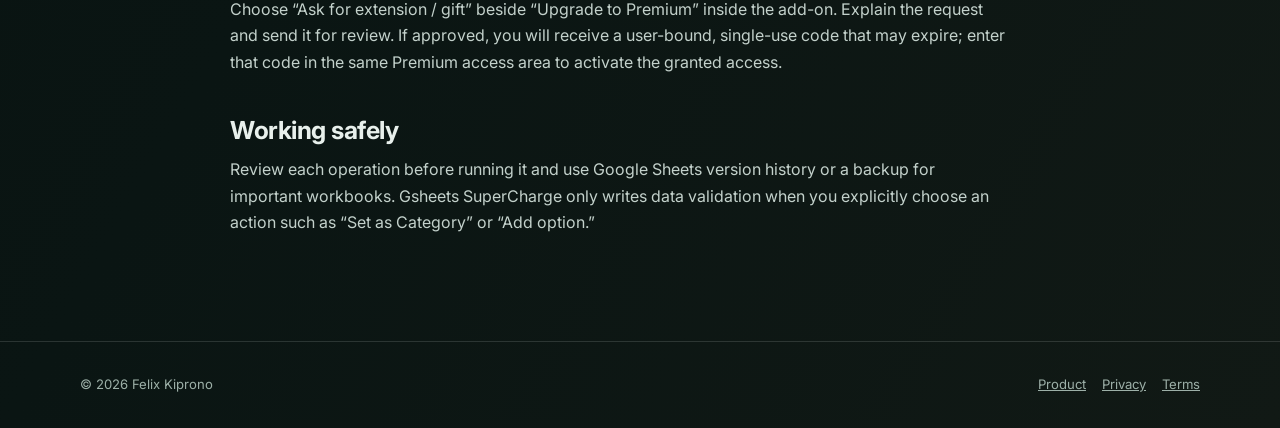
<file: tools/gsheets-supercharge/support/index.html>
<!doctype html>
<html lang="en">
  <head>
    <meta charset="utf-8" />
    <meta name="viewport" content="width=device-width, initial-scale=1" />
    <title>Gsheets SuperCharge Support | Felix Kiprono</title>
    <meta name="description" content="Help with installation, Premium access, billing, cancellation, and troubleshooting for Gsheets SuperCharge." />
    <link rel="canonical" href="https://felixkiprono.com/tools/gsheets-supercharge/support/" />
    <link rel="icon" href="/assets/favicon-32x32.png" />
    <link rel="preconnect" href="https://fonts.googleapis.com" />
    <link rel="preconnect" href="https://fonts.gstatic.com" crossorigin />
    <link href="https://fonts.googleapis.com/css2?family=Inter:wght@400;500;600;700;800&display=swap" rel="stylesheet" />
    <link rel="stylesheet" href="/tools/tools.css" />
  </head>
  <body>
    <header class="site-header"><div class="header-inner">
      <a class="brand" href="/" aria-label="Felix Kiprono home"><span class="brand-mark">FK</span><span class="brand-name">Felix Kiprono</span></a>
      <nav class="site-nav" aria-label="Primary"><a href="/tools/">Tools</a><a href="/tools/gsheets-supercharge/">Gsheets SuperCharge</a><a href="/tools/gsheets-supercharge/support/" aria-current="page">Support</a></nav>
    </div></header>

    <main class="page narrow" id="main">
      <nav class="breadcrumb" aria-label="Breadcrumb"><a href="/tools/">Tools</a><span>/</span><a href="/tools/gsheets-supercharge/">Gsheets SuperCharge</a><span>/</span><span>Support</span></nav>
      <p class="eyebrow">Product support</p>
      <h1>How can we help?</h1>
      <p class="lede">Get help with setup, access, billing, or a feature that is not behaving as expected.</p>

      <div class="legal-nav" aria-label="Product policies"><a href="/tools/gsheets-supercharge/privacy/">Privacy policy</a><a href="/tools/gsheets-supercharge/terms/">Terms of service</a></div>

      <div class="prose">
        <h2>Contact support</h2>
        <p>Email <a href="mailto:felixkiprono.ke@gmail.com?subject=Gsheets%20SuperCharge%20support">felixkiprono.ke@gmail.com</a>. Include a brief description of what happened and the step you were performing. Screenshots are useful, but never include passwords, payment credentials, access tokens, or private spreadsheet data.</p>

        <h2>Installing and opening the add-on</h2>
        <p>After installation from Google Workspace Marketplace, open a Google Sheet and launch Gsheets SuperCharge from the Extensions menu. Google may ask you to review and authorize the permissions needed to work with the active spreadsheet.</p>

        <h2>Starting the 60-day Premium period</h2>
        <p>Eligible new users can activate 60 days of Premium access from inside the add-on. No payment card is required. The period begins after the first successful activation, not merely when the add-on is installed.</p>

        <h2>Upgrading to paid Premium</h2>
        <p>Use the upgrade action inside Gsheets SuperCharge. It creates a secure, time-limited checkout link bound to that installation. Do not reuse or share an upgrade link. Premium is enabled after PayPal confirms the subscription.</p>

        <h2>Cancelling a subscription</h2>
        <p>Cancel future renewals from your PayPal account or contact support. Cancellation stops future charges. Premium normally remains available until the end of the paid billing period unless PayPal reports a different effective status.</p>

        <h2>Refund requests</h2>
        <p>Choose “Ask for extension / gift” in the Premium access area, then complete the “Request a refund” section, or email support. Include the PayPal transaction ID and a short explanation. Requests made within two calendar days after a charge are eligible for review. You may also request a refund when a material paid feature fails and support cannot restore it within two business days after receiving enough information to investigate. Approved refunds are returned through PayPal; cancel the subscription separately if you also want to stop future renewals.</p>

        <h2>Extension and gift requests</h2>
        <p>Choose “Ask for extension / gift” beside “Upgrade to Premium” inside the add-on. Explain the request and send it for review. If approved, you will receive a user-bound, single-use code that may expire; enter that code in the same Premium access area to activate the granted access.</p>

        <h2>Working safely</h2>
        <p>Review each operation before running it and use Google Sheets version history or a backup for important workbooks. Gsheets SuperCharge only writes data validation when you explicitly choose an action such as “Set as Category” or “Add option.”</p>
      </div>
    </main>

    <footer class="site-footer"><div class="footer-inner"><span>© 2026 Felix Kiprono</span><span class="footer-links"><a href="/tools/gsheets-supercharge/">Product</a><a href="/tools/gsheets-supercharge/privacy/">Privacy</a><a href="/tools/gsheets-supercharge/terms/">Terms</a></span></div></footer>
  </body>
</html>
</file>
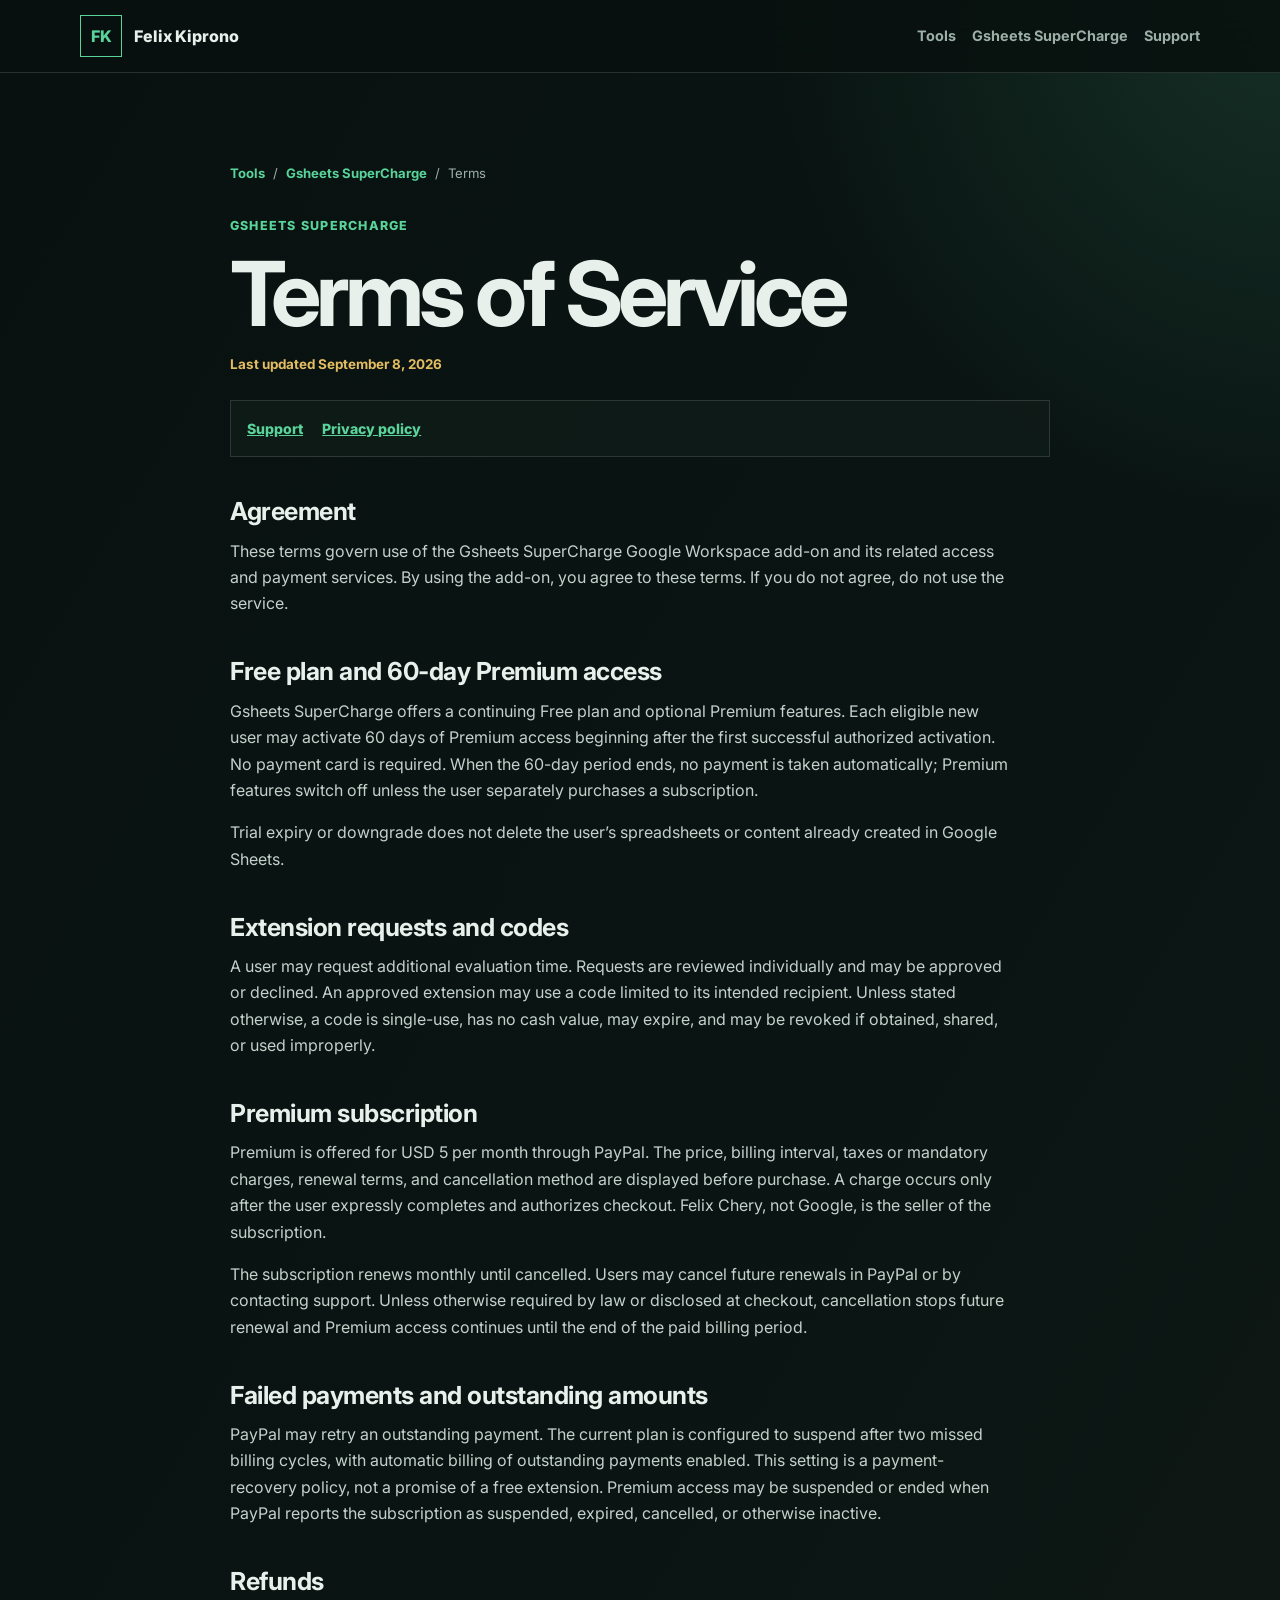
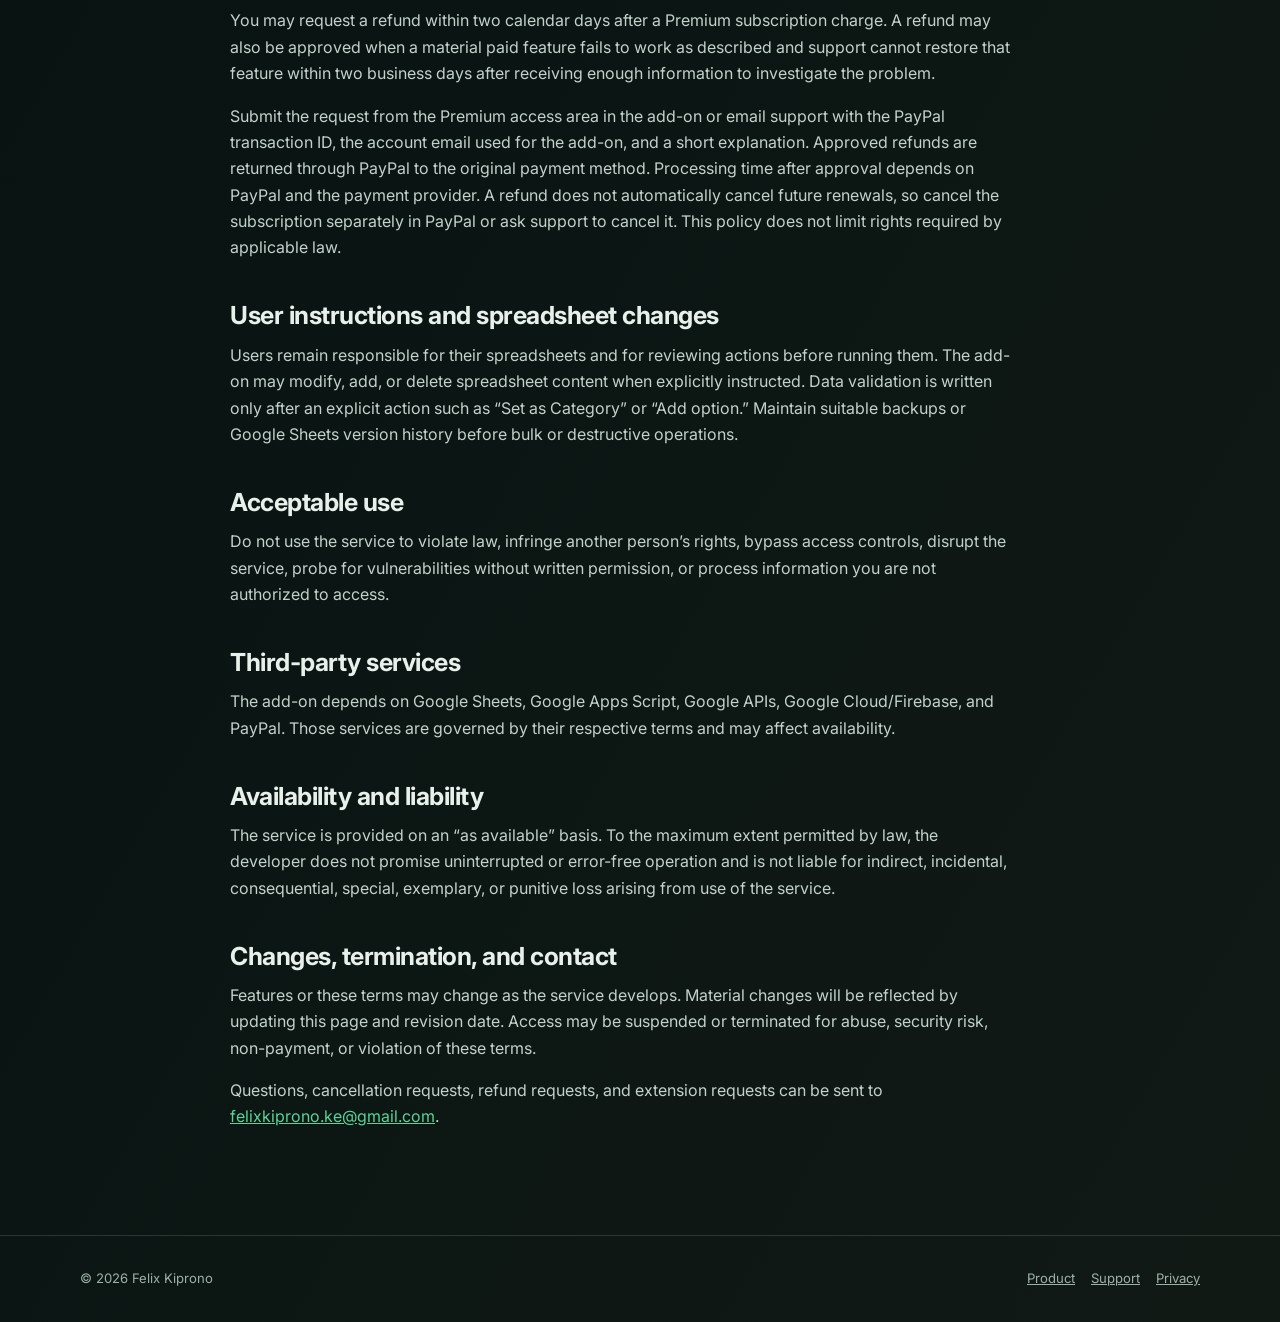
<file: tools/gsheets-supercharge/terms/index.html>
<!doctype html>
<html lang="en">
  <head>
    <meta charset="utf-8" />
    <meta name="viewport" content="width=device-width, initial-scale=1" />
    <title>Gsheets SuperCharge Terms of Service | Felix Kiprono</title>
    <meta name="description" content="Terms covering use, trial access, paid subscriptions, cancellation, and support for Gsheets SuperCharge." />
    <link rel="canonical" href="https://felixkiprono.com/tools/gsheets-supercharge/terms/" />
    <link rel="icon" href="/assets/favicon-32x32.png" />
    <link rel="preconnect" href="https://fonts.googleapis.com" />
    <link rel="preconnect" href="https://fonts.gstatic.com" crossorigin />
    <link href="https://fonts.googleapis.com/css2?family=Inter:wght@400;500;600;700;800&display=swap" rel="stylesheet" />
    <link rel="stylesheet" href="/tools/tools.css" />
  </head>
  <body>
    <header class="site-header"><div class="header-inner">
      <a class="brand" href="/" aria-label="Felix Kiprono home"><span class="brand-mark">FK</span><span class="brand-name">Felix Kiprono</span></a>
      <nav class="site-nav" aria-label="Primary"><a href="/tools/">Tools</a><a href="/tools/gsheets-supercharge/">Gsheets SuperCharge</a><a href="/tools/gsheets-supercharge/support/">Support</a></nav>
    </div></header>

    <main class="page narrow" id="main">
      <nav class="breadcrumb" aria-label="Breadcrumb"><a href="/tools/">Tools</a><span>/</span><a href="/tools/gsheets-supercharge/">Gsheets SuperCharge</a><span>/</span><span>Terms</span></nav>
      <p class="eyebrow">Gsheets SuperCharge</p>
      <h1>Terms of Service</h1>
      <p class="last-updated">Last updated September 8, 2026</p>
      <div class="legal-nav" aria-label="Product policies"><a href="/tools/gsheets-supercharge/support/">Support</a><a href="/tools/gsheets-supercharge/privacy/">Privacy policy</a></div>

      <div class="prose">
        <h2>Agreement</h2>
        <p>These terms govern use of the Gsheets SuperCharge Google Workspace add-on and its related access and payment services. By using the add-on, you agree to these terms. If you do not agree, do not use the service.</p>

        <h2>Free plan and 60-day Premium access</h2>
        <p>Gsheets SuperCharge offers a continuing Free plan and optional Premium features. Each eligible new user may activate 60 days of Premium access beginning after the first successful authorized activation. No payment card is required. When the 60-day period ends, no payment is taken automatically; Premium features switch off unless the user separately purchases a subscription.</p>
        <p>Trial expiry or downgrade does not delete the user’s spreadsheets or content already created in Google Sheets.</p>

        <h2>Extension requests and codes</h2>
        <p>A user may request additional evaluation time. Requests are reviewed individually and may be approved or declined. An approved extension may use a code limited to its intended recipient. Unless stated otherwise, a code is single-use, has no cash value, may expire, and may be revoked if obtained, shared, or used improperly.</p>

        <h2>Premium subscription</h2>
        <p>Premium is offered for USD 5 per month through PayPal. The price, billing interval, taxes or mandatory charges, renewal terms, and cancellation method are displayed before purchase. A charge occurs only after the user expressly completes and authorizes checkout. Felix Chery, not Google, is the seller of the subscription.</p>
        <p>The subscription renews monthly until cancelled. Users may cancel future renewals in PayPal or by contacting support. Unless otherwise required by law or disclosed at checkout, cancellation stops future renewal and Premium access continues until the end of the paid billing period.</p>

        <h2>Failed payments and outstanding amounts</h2>
        <p>PayPal may retry an outstanding payment. The current plan is configured to suspend after two missed billing cycles, with automatic billing of outstanding payments enabled. This setting is a payment-recovery policy, not a promise of a free extension. Premium access may be suspended or ended when PayPal reports the subscription as suspended, expired, cancelled, or otherwise inactive.</p>

        <h2>Refunds</h2>
        <p>You may request a refund within two calendar days after a Premium subscription charge. A refund may also be approved when a material paid feature fails to work as described and support cannot restore that feature within two business days after receiving enough information to investigate the problem.</p>
        <p>Submit the request from the Premium access area in the add-on or email support with the PayPal transaction ID, the account email used for the add-on, and a short explanation. Approved refunds are returned through PayPal to the original payment method. Processing time after approval depends on PayPal and the payment provider. A refund does not automatically cancel future renewals, so cancel the subscription separately in PayPal or ask support to cancel it. This policy does not limit rights required by applicable law.</p>

        <h2>User instructions and spreadsheet changes</h2>
        <p>Users remain responsible for their spreadsheets and for reviewing actions before running them. The add-on may modify, add, or delete spreadsheet content when explicitly instructed. Data validation is written only after an explicit action such as “Set as Category” or “Add option.” Maintain suitable backups or Google Sheets version history before bulk or destructive operations.</p>

        <h2>Acceptable use</h2>
        <p>Do not use the service to violate law, infringe another person’s rights, bypass access controls, disrupt the service, probe for vulnerabilities without written permission, or process information you are not authorized to access.</p>

        <h2>Third-party services</h2>
        <p>The add-on depends on Google Sheets, Google Apps Script, Google APIs, Google Cloud/Firebase, and PayPal. Those services are governed by their respective terms and may affect availability.</p>

        <h2>Availability and liability</h2>
        <p>The service is provided on an “as available” basis. To the maximum extent permitted by law, the developer does not promise uninterrupted or error-free operation and is not liable for indirect, incidental, consequential, special, exemplary, or punitive loss arising from use of the service.</p>

        <h2>Changes, termination, and contact</h2>
        <p>Features or these terms may change as the service develops. Material changes will be reflected by updating this page and revision date. Access may be suspended or terminated for abuse, security risk, non-payment, or violation of these terms.</p>
        <p>Questions, cancellation requests, refund requests, and extension requests can be sent to <a href="mailto:felixkiprono.ke@gmail.com?subject=Gsheets%20SuperCharge">felixkiprono.ke@gmail.com</a>.</p>
      </div>
    </main>

    <footer class="site-footer"><div class="footer-inner"><span>© 2026 Felix Kiprono</span><span class="footer-links"><a href="/tools/gsheets-supercharge/">Product</a><a href="/tools/gsheets-supercharge/support/">Support</a><a href="/tools/gsheets-supercharge/privacy/">Privacy</a></span></div></footer>
  </body>
</html>
</file>
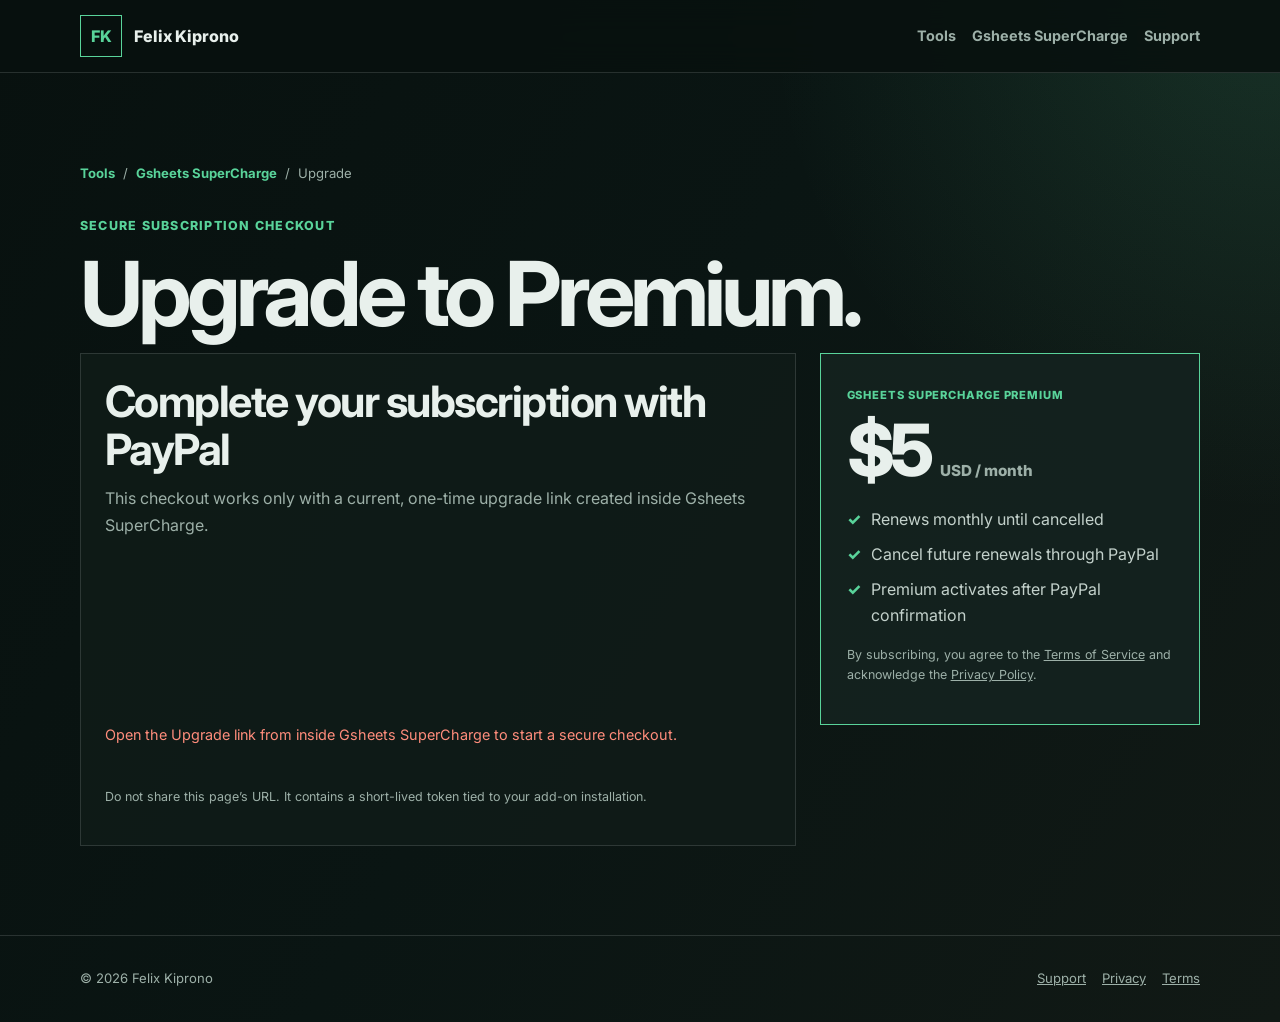
<file: tools/gsheets-supercharge/upgrade/index.html>
<!doctype html>
<html lang="en">
  <head>
    <meta charset="utf-8" />
    <meta name="viewport" content="width=device-width, initial-scale=1" />
    <meta name="robots" content="noindex,nofollow" />
    <title>Upgrade Gsheets SuperCharge | Felix Kiprono</title>
    <meta name="description" content="Secure PayPal checkout for a Gsheets SuperCharge Premium subscription." />
    <link rel="canonical" href="https://felixkiprono.com/tools/gsheets-supercharge/upgrade/" />
    <link rel="icon" href="/assets/favicon-32x32.png" />
    <link rel="preconnect" href="https://fonts.googleapis.com" />
    <link rel="preconnect" href="https://fonts.gstatic.com" crossorigin />
    <link href="https://fonts.googleapis.com/css2?family=Inter:wght@400;500;600;700;800&display=swap" rel="stylesheet" />
    <link rel="stylesheet" href="/tools/tools.css" />
  </head>
  <body>
    <header class="site-header"><div class="header-inner">
      <a class="brand" href="/" aria-label="Felix Kiprono home"><span class="brand-mark">FK</span><span class="brand-name">Felix Kiprono</span></a>
      <nav class="site-nav" aria-label="Primary"><a href="/tools/">Tools</a><a href="/tools/gsheets-supercharge/">Gsheets SuperCharge</a><a href="/tools/gsheets-supercharge/support/">Support</a></nav>
    </div></header>

    <main class="page" id="main">
      <nav class="breadcrumb" aria-label="Breadcrumb"><a href="/tools/">Tools</a><span>/</span><a href="/tools/gsheets-supercharge/">Gsheets SuperCharge</a><span>/</span><span>Upgrade</span></nav>
      <p class="eyebrow">Secure subscription checkout</p>
      <h1>Upgrade to Premium.</h1>

      <div class="checkout-layout">
        <section class="checkout-card" aria-labelledby="checkout-title">
          <h2 id="checkout-title">Complete your subscription with PayPal</h2>
          <p class="muted">This checkout works only with a current, one-time upgrade link created inside Gsheets SuperCharge.</p>
          <div id="paypal-button-container" aria-live="polite"></div>
          <p class="checkout-status" id="checkout-status">Checking your secure upgrade link…</p>
          <p class="secure-note">Do not share this page’s URL. It contains a short-lived token tied to your add-on installation.</p>
        </section>

        <aside class="price-card">
          <span class="card-label">Gsheets SuperCharge Premium</span>
          <p class="price"><span id="checkout-price">$5</span> <small>USD / month</small></p>
          <ul class="check-list">
            <li>Renews monthly until cancelled</li>
            <li>Cancel future renewals through PayPal</li>
            <li>Premium activates after PayPal confirmation</li>
          </ul>
          <p class="secure-note">By subscribing, you agree to the <a href="/tools/gsheets-supercharge/terms/">Terms of Service</a> and acknowledge the <a href="/tools/gsheets-supercharge/privacy/">Privacy Policy</a>.</p>
        </aside>
      </div>
    </main>

    <footer class="site-footer"><div class="footer-inner"><span>© 2026 Felix Kiprono</span><span class="footer-links"><a href="/tools/gsheets-supercharge/support/">Support</a><a href="/tools/gsheets-supercharge/privacy/">Privacy</a><a href="/tools/gsheets-supercharge/terms/">Terms</a></span></div></footer>
    <script src="/tools/gsheets-supercharge/upgrade/checkout.js" defer></script>
  </body>
</html>
</file>
<file: tools/tools.css>
:root {
  --bg: #08110f;
  --panel: #101b18;
  --panel-2: #14221f;
  --text: #e8f0ec;
  --muted: #9db0a8;
  --line: rgba(232, 240, 236, 0.14);
  --accent: #59d39a;
  --accent-strong: #37b77d;
  --gold: #e4bd62;
  --ink: #07100e;
  --danger: #ff8d7c;
  --max: 1120px;
}

* { box-sizing: border-box; }
html { scroll-behavior: smooth; }
body {
  margin: 0;
  min-height: 100vh;
  background:
    radial-gradient(circle at top right, rgba(89, 211, 154, 0.14), transparent 32rem),
    linear-gradient(120deg, #08110f 0%, #0a1513 48%, #111915 100%);
  color: var(--text);
  font-family: Inter, system-ui, -apple-system, BlinkMacSystemFont, "Segoe UI", sans-serif;
  line-height: 1.65;
}

a { color: inherit; }
img { display: block; max-width: 100%; }
button, input { font: inherit; }
.skip-link { position: absolute; left: -999px; top: 0; }
.skip-link:focus { left: 1rem; top: 1rem; z-index: 20; padding: .7rem 1rem; background: var(--accent); color: var(--ink); }

.site-header {
  position: sticky;
  top: 0;
  z-index: 10;
  border-bottom: 1px solid var(--line);
  background: rgba(8, 17, 15, .9);
  backdrop-filter: blur(16px);
}
.header-inner, .footer-inner, .page {
  width: min(calc(100% - 2rem), var(--max));
  margin-inline: auto;
}
.header-inner {
  min-height: 72px;
  display: flex;
  align-items: center;
  justify-content: space-between;
  gap: 1rem;
}
.brand {
  display: inline-flex;
  align-items: center;
  gap: .75rem;
  color: var(--text);
  text-decoration: none;
  font-weight: 800;
}
.brand-mark {
  display: grid;
  width: 42px;
  height: 42px;
  place-items: center;
  border: 1px solid var(--accent);
  color: var(--accent);
}
.site-nav { display: flex; align-items: center; gap: 1rem; }
.site-nav a { color: var(--muted); font-size: .9rem; font-weight: 700; text-decoration: none; }
.site-nav a:hover, .site-nav a[aria-current="page"] { color: var(--accent); }

.page { padding: clamp(3.5rem, 7vw, 6.5rem) 0; }
.page.narrow { max-width: 820px; }
.eyebrow {
  margin: 0 0 .8rem;
  color: var(--accent);
  font-size: .78rem;
  font-weight: 800;
  letter-spacing: .1em;
  text-transform: uppercase;
}
h1, h2, h3, p { margin-top: 0; }
h1 { max-width: 850px; margin-bottom: 1rem; font-size: clamp(2.3rem, 7vw, 5.6rem); line-height: .98; letter-spacing: -.055em; }
h2 { margin-bottom: .75rem; font-size: clamp(1.6rem, 4vw, 2.7rem); line-height: 1.1; letter-spacing: -.035em; }
h3 { margin-bottom: .45rem; font-size: 1.08rem; line-height: 1.3; }
.lede { max-width: 760px; color: #c3d1cb; font-size: clamp(1.05rem, 2vw, 1.28rem); }
.muted { color: var(--muted); }
.breadcrumb { display: flex; gap: .5rem; margin-bottom: 2rem; color: var(--muted); font-size: .82rem; }
.breadcrumb a { color: var(--accent); font-weight: 700; text-decoration: none; }

.actions { display: flex; flex-wrap: wrap; gap: .7rem; margin-top: 1.6rem; }
.button {
  display: inline-flex;
  min-height: 44px;
  align-items: center;
  justify-content: center;
  padding: .65rem 1rem;
  border: 1px solid var(--line);
  background: transparent;
  color: var(--text);
  cursor: pointer;
  font-weight: 800;
  text-decoration: none;
}
.button:hover { border-color: var(--accent); color: var(--accent); }
.button.primary { border-color: var(--accent); background: var(--accent); color: var(--ink); }
.button.primary:hover { background: var(--accent-strong); color: var(--ink); }
.button[disabled] { cursor: not-allowed; opacity: .55; }

.hero-grid { display: grid; grid-template-columns: minmax(0, 1fr) 140px; gap: clamp(1.5rem, 5vw, 4rem); align-items: start; }
.product-icon { width: 140px; border-radius: 18px; box-shadow: 0 20px 55px rgba(0,0,0,.28); }
.banner { margin: 3rem 0 0; overflow: hidden; border: 1px solid var(--line); border-radius: 18px; background: var(--panel); }
.banner img { width: 100%; height: auto; }
.section { padding-top: clamp(4rem, 8vw, 7rem); }
.section-heading { max-width: 760px; margin-bottom: 1.5rem; }

.tool-grid, .card-grid, .feature-grid, .link-grid { display: grid; gap: 1rem; }
.tool-grid { grid-template-columns: repeat(2, minmax(0, 1fr)); margin-top: 2.5rem; }
.tool-card {
  display: grid;
  grid-template-columns: 72px minmax(0, 1fr);
  gap: 1rem;
  min-height: 220px;
  padding: 1.3rem;
  border: 1px solid var(--line);
  background: linear-gradient(145deg, rgba(20,34,31,.96), rgba(12,24,21,.96));
  color: var(--text);
  text-decoration: none;
  transition: transform 160ms ease, border-color 160ms ease;
}
.tool-card:hover { transform: translateY(-3px); border-color: var(--accent); }
.tool-card img, .tool-placeholder { width: 72px; height: 72px; border-radius: 12px; }
.tool-placeholder { display: grid; place-items: center; border: 1px solid var(--line); color: var(--gold); font-size: 1.8rem; }
.tool-copy { display: flex; min-width: 0; flex-direction: column; }
.tool-type { color: var(--accent); font-size: .7rem; font-weight: 800; letter-spacing: .08em; text-transform: uppercase; }
.tool-copy strong { margin: .3rem 0 .65rem; font-size: 1.3rem; }
.tool-copy span:not(.tool-type,.tool-link) { color: var(--muted); font-size: .92rem; }
.tool-link { margin-top: auto; padding-top: 1rem; color: var(--accent); font-weight: 800; }

.card-grid { grid-template-columns: repeat(3, minmax(0, 1fr)); }
.feature-grid { grid-template-columns: repeat(4, minmax(0, 1fr)); }
.card, .feature, .notice, .legal-nav, .checkout-card {
  border: 1px solid var(--line);
  background: rgba(16,27,24,.86);
}
.card, .feature { padding: 1.25rem; }
.card p, .feature p { margin-bottom: 0; color: var(--muted); font-size: .92rem; }
.card-label, .feature-number { color: var(--accent); font-size: .7rem; font-weight: 800; letter-spacing: .08em; text-transform: uppercase; }
.feature h3 { margin-top: .7rem; }

.pricing {
  display: grid;
  grid-template-columns: minmax(0, 1.3fr) minmax(260px, .7fr);
  gap: 1rem;
  align-items: stretch;
}
.price-card { padding: 1.6rem; border: 1px solid var(--accent); background: rgba(20,34,31,.92); }
.price { margin: .5rem 0; font-size: clamp(2.7rem, 7vw, 4.5rem); font-weight: 800; letter-spacing: -.06em; line-height: 1; }
.price small { color: var(--muted); font-size: .95rem; letter-spacing: 0; }
.check-list { margin: 1.2rem 0 0; padding: 0; list-style: none; }
.check-list li { position: relative; margin: .55rem 0; padding-left: 1.5rem; color: #c3d1cb; }
.check-list li::before { content: "✓"; position: absolute; left: 0; color: var(--accent); font-weight: 800; }
.notice { padding: 1.25rem; color: #c3d1cb; }
.notice strong { color: var(--text); }

.link-grid { grid-template-columns: repeat(3, minmax(0, 1fr)); }
.link-card { padding: 1.25rem; border: 1px solid var(--line); color: var(--text); text-decoration: none; }
.link-card:hover { border-color: var(--accent); }
.link-card span { display: block; margin-top: .45rem; color: var(--muted); font-size: .9rem; }

.legal-nav { display: flex; flex-wrap: wrap; gap: .7rem 1.2rem; margin: 1.5rem 0 2.5rem; padding: 1rem; }
.legal-nav a { color: var(--accent); font-size: .88rem; font-weight: 800; }
.prose { max-width: 780px; }
.prose h2 { margin-top: 2.6rem; font-size: 1.55rem; letter-spacing: -.02em; }
.prose h3 { margin-top: 1.7rem; }
.prose p, .prose li { color: #c3d1cb; }
.prose a { color: var(--accent); }
.prose ul { padding-left: 1.25rem; }
.last-updated { color: var(--gold); font-size: .84rem; font-weight: 700; }

.checkout-layout { display: grid; grid-template-columns: minmax(0, 1fr) minmax(280px, 380px); gap: 1.5rem; align-items: start; }
.checkout-card { padding: 1.5rem; }
.checkout-status { min-height: 48px; margin-top: 1rem; color: var(--muted); font-size: .9rem; }
.checkout-status.error { color: var(--danger); }
.checkout-status.success { color: var(--accent); }
#paypal-button-container { min-height: 150px; margin-top: 1.2rem; }
.secure-note { margin-top: 1rem; color: var(--muted); font-size: .78rem; }

.site-footer { border-top: 1px solid var(--line); }
.footer-inner { display: flex; flex-wrap: wrap; justify-content: space-between; gap: 1rem; padding: 2rem 0; color: var(--muted); font-size: .82rem; }
.footer-links { display: flex; flex-wrap: wrap; gap: 1rem; }
.footer-links a:hover { color: var(--accent); }

@media (max-width: 820px) {
  .card-grid, .feature-grid { grid-template-columns: repeat(2, minmax(0, 1fr)); }
  .pricing, .checkout-layout { grid-template-columns: 1fr; }
}
@media (max-width: 650px) {
  .header-inner { align-items: flex-start; padding: .9rem 0; }
  .brand-name { display: none; }
  .site-nav { flex-wrap: wrap; justify-content: flex-end; gap: .45rem .8rem; }
  .hero-grid { grid-template-columns: 1fr; }
  .product-icon { order: -1; width: 82px; border-radius: 12px; }
  .tool-grid, .card-grid, .feature-grid, .link-grid { grid-template-columns: 1fr; }
  h1 { font-size: clamp(2.3rem, 14vw, 4.2rem); }
}
@media (max-width: 430px) {
  .header-inner, .footer-inner, .page { width: min(calc(100% - 1.2rem), var(--max)); }
  .tool-card { grid-template-columns: 56px minmax(0, 1fr); min-height: 0; padding: 1rem; }
  .tool-card img, .tool-placeholder { width: 56px; height: 56px; }
}
</file>
